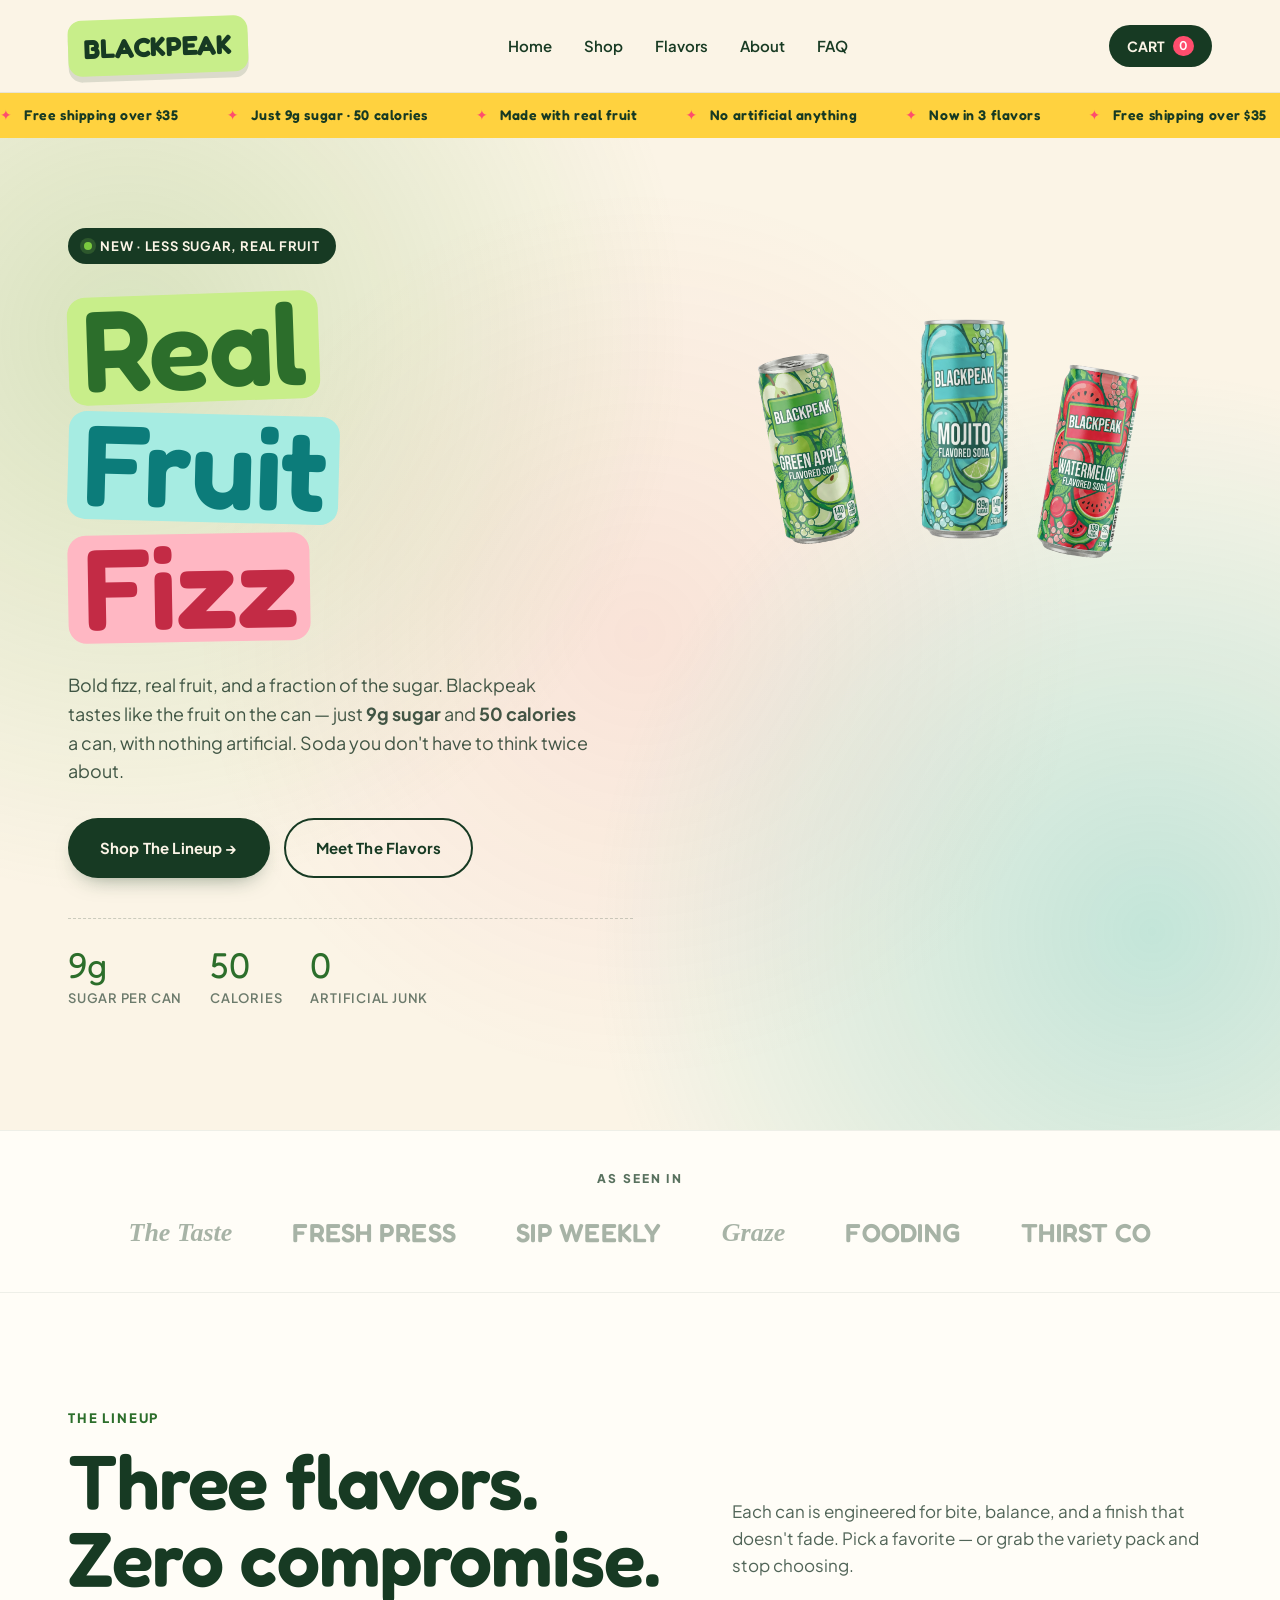
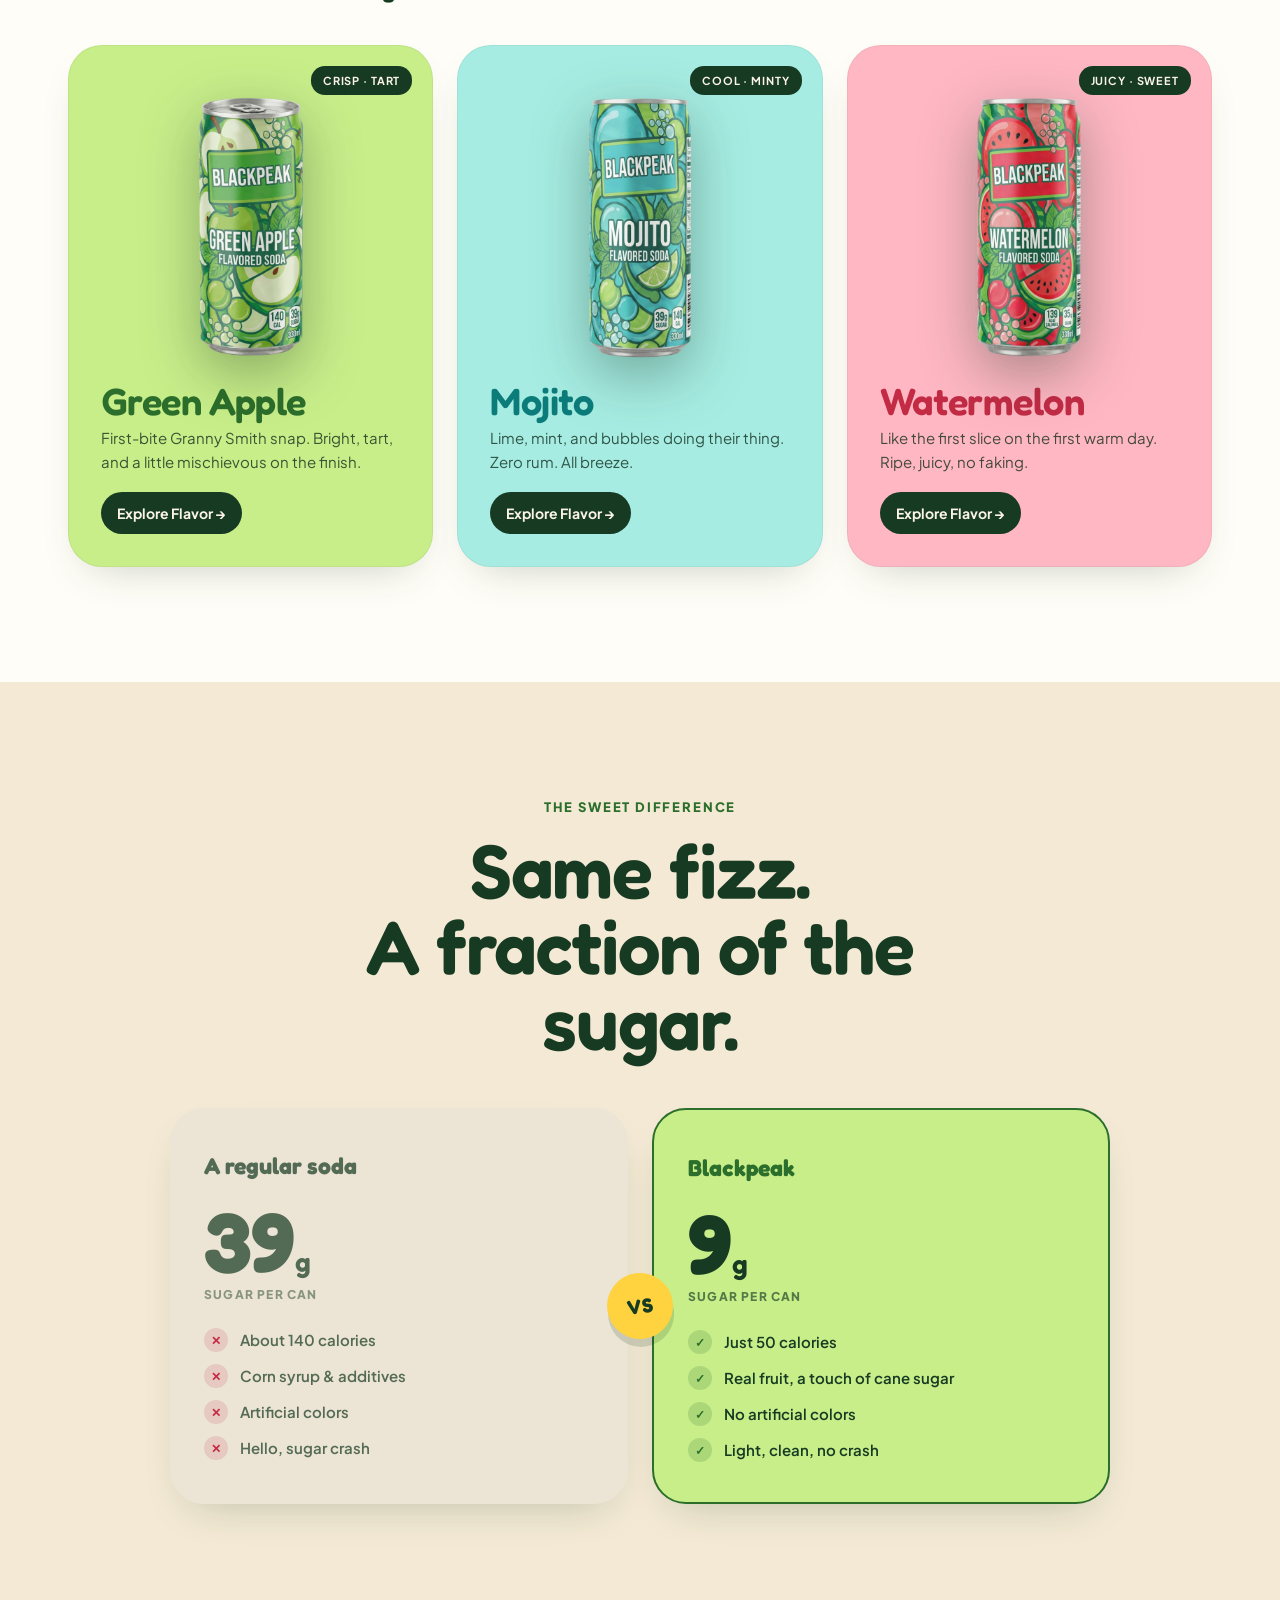
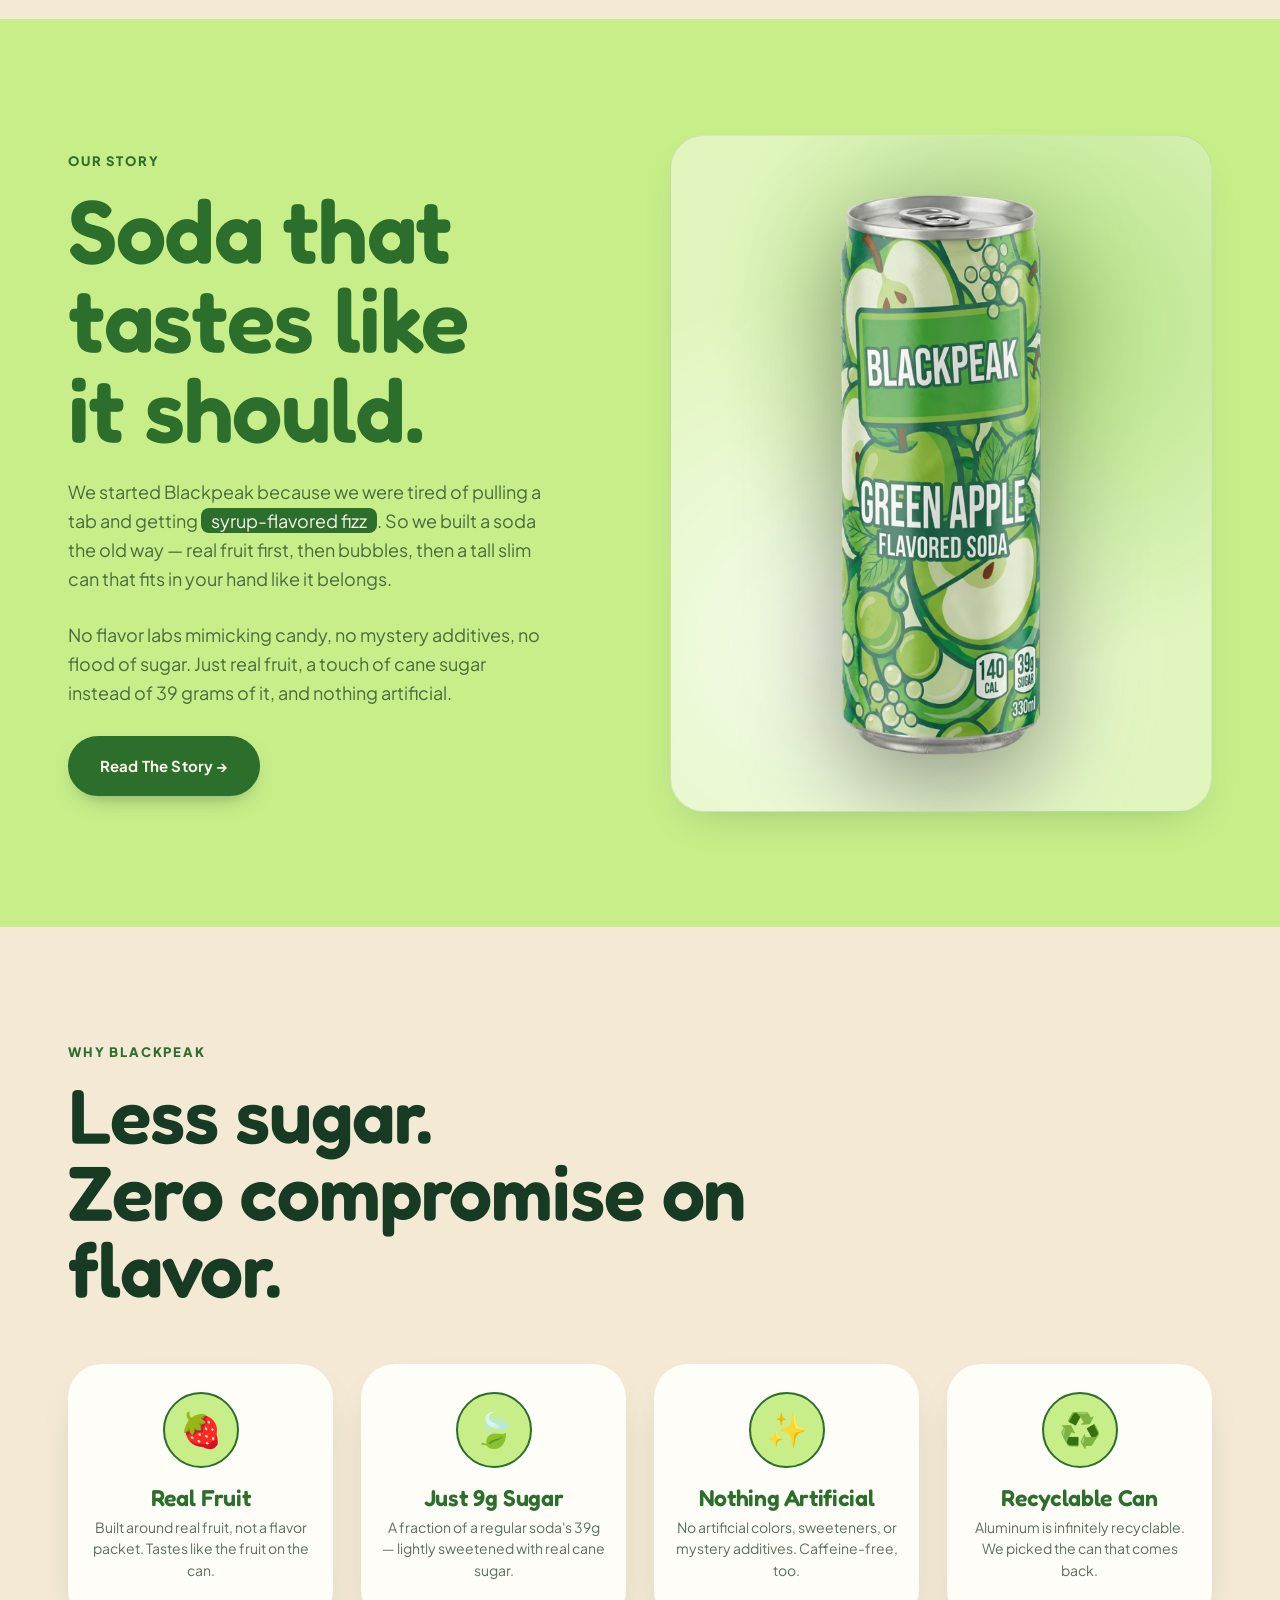
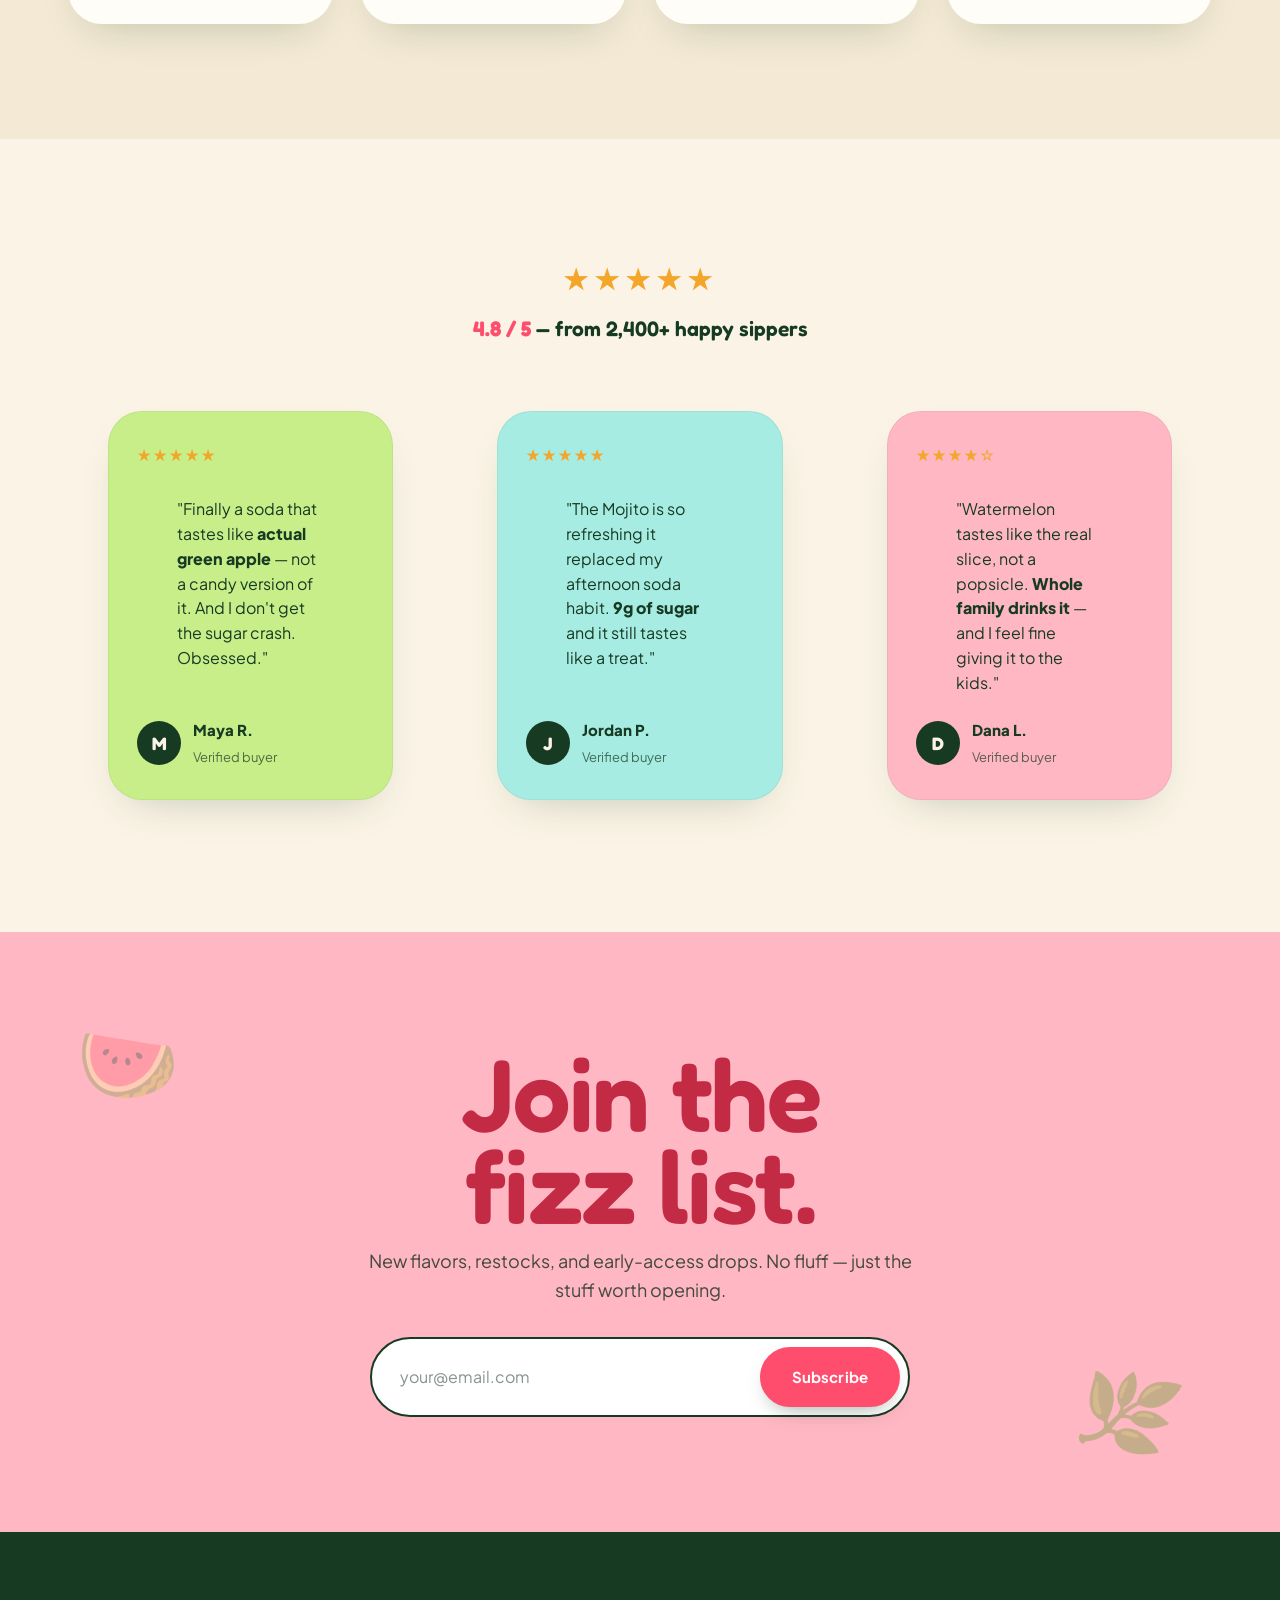
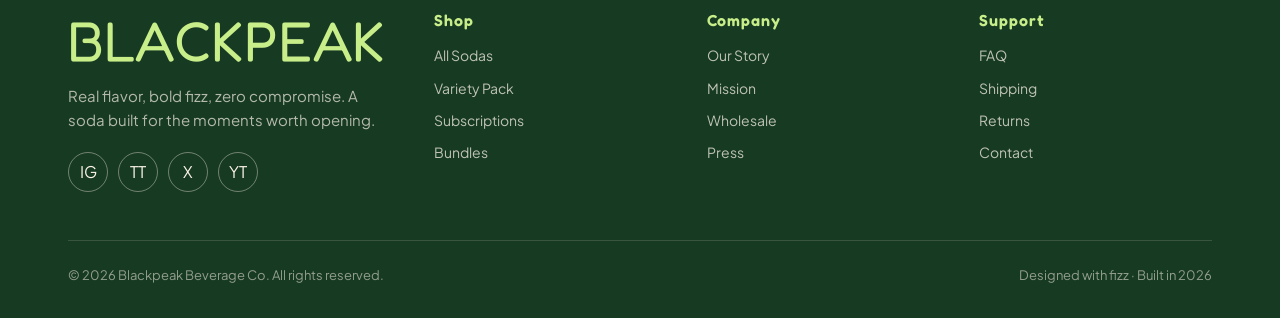
<file: index.html>
<!DOCTYPE html>
<html lang="en">
<head>
  <meta charset="UTF-8" />
  <meta name="viewport" content="width=device-width, initial-scale=1.0" />
  <title>Blackpeak — Bold Flavor, Bottled Fizz</title>
  <meta name="description" content="Blackpeak is real soda, unapologetically bold. Crisp Green Apple, breezy Mojito, juicy Watermelon — crafted for moments worth fizzing about." />
  <link rel="preconnect" href="https://fonts.googleapis.com" />
  <link rel="preconnect" href="https://fonts.gstatic.com" crossorigin />
  <link href="https://fonts.googleapis.com/css2?family=Fredoka:wght@400;500;600;700&family=Plus+Jakarta+Sans:wght@400;500;600;700;800&display=swap" rel="stylesheet" />
  <link rel="stylesheet" href="css/styles.css" />
</head>
<body>

  <!-- =========================
       NAV
  ========================= -->
  <header class="nav">
    <div class="container">
      <div class="nav__inner">
        <a href="index.html" class="nav__logo">BLACKPEAK</a>
        <nav class="nav__links" aria-label="Primary">
          <a href="index.html">Home</a>
          <a href="pages/shop.html">Shop</a>
          <a href="pages/flavors.html">Flavors</a>
          <a href="pages/about.html">About</a>
          <a href="pages/faq.html">FAQ</a>
        </nav>
        <div class="nav__cta">
          <button class="nav__cart" id="cartBtn" aria-label="Cart">
            CART
            <span class="nav__cart-badge" id="cartCount">0</span>
          </button>
          <button class="nav__burger" id="burger" aria-label="Open menu">☰</button>
        </div>
      </div>
      <div class="nav__mobile" id="navMobile">
        <a href="index.html">Home</a>
        <a href="pages/shop.html">Shop</a>
        <a href="pages/flavors.html">Flavors</a>
        <a href="pages/about.html">About</a>
        <a href="pages/faq.html">FAQ</a>
      </div>
    </div>
  </header>

  <!-- =========================
       MARQUEE
  ========================= -->
  <div class="marquee" aria-hidden="true">
    <div class="marquee__track">
      <span>Free shipping over $35</span>
      <span>Just 9g sugar · 50 calories</span>
      <span>Made with real fruit</span>
      <span>No artificial anything</span>
      <span>Now in 3 flavors</span>
      <span>Free shipping over $35</span>
      <span>Just 9g sugar · 50 calories</span>
      <span>Made with real fruit</span>
      <span>No artificial anything</span>
      <span>Now in 3 flavors</span>
    </div>
  </div>

  <!-- =========================
       HERO
  ========================= -->
  <section class="hero">
    <div class="container">
      <div class="hero__grid">
        <div>
          <span class="hero__eyebrow">New · Less sugar, real fruit</span>
          <h1 class="hero__title">
            <span class="word-1">Real</span><br />
            <span class="word-2">Fruit</span><br />
            <span class="word-3">Fizz</span>
          </h1>
          <p class="hero__lede">
            Bold fizz, real fruit, and a fraction of the sugar. Blackpeak tastes
            like the fruit on the can — just <strong>9g sugar</strong> and
            <strong>50 calories</strong> a can, with nothing artificial. Soda you
            don't have to think twice about.
          </p>
          <div class="hero__cta-row">
            <a href="pages/shop.html" class="btn">Shop The Lineup →</a>
            <a href="pages/flavors.html" class="btn btn--alt">Meet The Flavors</a>
          </div>
          <div class="hero__stats">
            <div>
              <span class="hero__stat-num">9g</span>
              <span class="hero__stat-label">Sugar per can</span>
            </div>
            <div>
              <span class="hero__stat-num">50</span>
              <span class="hero__stat-label">Calories</span>
            </div>
            <div>
              <span class="hero__stat-num">0</span>
              <span class="hero__stat-label">Artificial junk</span>
            </div>
          </div>
        </div>
        <div class="can-stage" aria-hidden="false">
          <div class="can-stage__blob"></div>
          <img src="images/can-green-apple.png" alt="Blackpeak Green Apple flavored soda 330ml can" class="can-stage__can can-stage__can--apple" />
          <img src="images/can-mojito.png" alt="Blackpeak Mojito flavored soda 330ml can" class="can-stage__can can-stage__can--mojito" />
          <img src="images/can-watermelon.png" alt="Blackpeak Watermelon flavored soda 330ml can" class="can-stage__can can-stage__can--watermelon" />
        </div>
      </div>
    </div>
  </section>

  <!-- =========================
       PRESS / AS SEEN IN
  ========================= -->
  <section class="press">
    <div class="container">
      <p class="press__label">As seen in</p>
      <div class="press__logos">
        <span class="press__logo press__logo--serif">The Taste</span>
        <span class="press__logo">FRESH PRESS</span>
        <span class="press__logo">SIP WEEKLY</span>
        <span class="press__logo press__logo--serif">Graze</span>
        <span class="press__logo">FOODING</span>
        <span class="press__logo">THIRST&nbsp;CO</span>
      </div>
    </div>
  </section>

  <!-- =========================
       FLAVORS GRID
  ========================= -->
  <section class="section flavors" id="flavors">
    <div class="container">
      <div class="section__head reveal">
        <div>
          <div class="section__eyebrow">The Lineup</div>
          <h2 class="section__title">Three flavors.<br />Zero compromise.</h2>
        </div>
        <p class="section__lede">
          Each can is engineered for bite, balance, and a finish that doesn't
          fade. Pick a favorite — or grab the variety pack and stop choosing.
        </p>
      </div>
      <div class="flavors__grid">
        <article class="flavor-card flavor-card--apple reveal">
          <span class="flavor-card__tag">Crisp · Tart</span>
          <div class="flavor-card__can">
            <img src="images/can-green-apple.png" alt="Green Apple can" />
          </div>
          <h3 class="flavor-card__name">Green Apple</h3>
          <p class="flavor-card__desc">First-bite Granny Smith snap. Bright, tart, and a little mischievous on the finish.</p>
          <a href="pages/flavors.html#apple" class="flavor-card__cta">Explore Flavor →</a>
        </article>

        <article class="flavor-card flavor-card--mojito reveal">
          <span class="flavor-card__tag">Cool · Minty</span>
          <div class="flavor-card__can">
            <img src="images/can-mojito.png" alt="Mojito can" />
          </div>
          <h3 class="flavor-card__name">Mojito</h3>
          <p class="flavor-card__desc">Lime, mint, and bubbles doing their thing. Zero rum. All breeze.</p>
          <a href="pages/flavors.html#mojito" class="flavor-card__cta">Explore Flavor →</a>
        </article>

        <article class="flavor-card flavor-card--watermelon reveal">
          <span class="flavor-card__tag">Juicy · Sweet</span>
          <div class="flavor-card__can">
            <img src="images/can-watermelon.png" alt="Watermelon can" />
          </div>
          <h3 class="flavor-card__name">Watermelon</h3>
          <p class="flavor-card__desc">Like the first slice on the first warm day. Ripe, juicy, no faking.</p>
          <a href="pages/flavors.html#watermelon" class="flavor-card__cta">Explore Flavor →</a>
        </article>
      </div>
    </div>
  </section>

  <!-- =========================
       SUGAR COMPARISON
  ========================= -->
  <section class="section compare">
    <div class="container">
      <div class="reveal" style="text-align: center; max-width: 680px; margin: 0 auto 48px;">
        <div class="section__eyebrow">The sweet difference</div>
        <h2 class="section__title" style="font-size: clamp(38px, 6vw, 76px);">Same fizz.<br />A fraction of the sugar.</h2>
      </div>
      <div class="compare__grid reveal">
        <div class="compare__col compare__col--bad">
          <div class="compare__name">A regular soda</div>
          <div class="compare__big">39<small>g</small></div>
          <div class="compare__big-label">Sugar per can</div>
          <ul class="compare__list">
            <li>About 140 calories</li>
            <li>Corn syrup &amp; additives</li>
            <li>Artificial colors</li>
            <li>Hello, sugar crash</li>
          </ul>
        </div>
        <div class="compare__col compare__col--good">
          <div class="compare__name">Blackpeak</div>
          <div class="compare__big">9<small>g</small></div>
          <div class="compare__big-label">Sugar per can</div>
          <ul class="compare__list">
            <li>Just 50 calories</li>
            <li>Real fruit, a touch of cane sugar</li>
            <li>No artificial colors</li>
            <li>Light, clean, no crash</li>
          </ul>
        </div>
        <span class="compare__vs" aria-hidden="true">VS</span>
      </div>
    </div>
  </section>

  <!-- =========================
       STORY
  ========================= -->
  <section class="section story">
    <div class="container">
      <div class="story__grid">
        <div class="reveal">
          <div class="section__eyebrow">Our Story</div>
          <h2 class="story__title">Soda that<br />tastes like<br />it should.</h2>
          <p class="story__body">
            We started Blackpeak because we were tired of pulling a tab and getting
            <span class="story__highlight">syrup-flavored fizz</span>. So we built
            a soda the old way — real fruit first, then bubbles, then a tall slim
            can that fits in your hand like it belongs.
          </p>
          <p class="story__body">
            No flavor labs mimicking candy, no mystery additives, no flood of
            sugar. Just real fruit, a touch of cane sugar instead of 39 grams of
            it, and nothing artificial.
          </p>
          <a href="pages/about.html" class="btn btn--apple">Read The Story →</a>
        </div>
        <div class="story__visual reveal">
          <img src="images/can-green-apple.png" alt="Featured Green Apple can" />
        </div>
      </div>
    </div>
  </section>

  <!-- =========================
       BENEFITS
  ========================= -->
  <section class="section benefits">
    <div class="container">
      <div class="section__head reveal" style="margin-bottom: 56px;">
        <div>
          <div class="section__eyebrow">Why Blackpeak</div>
          <h2 class="section__title">Less sugar.<br />Zero compromise on flavor.</h2>
        </div>
      </div>
      <div class="benefits__grid">
        <div class="benefit reveal">
          <div class="benefit__icon">🍓</div>
          <h3 class="benefit__title">Real Fruit</h3>
          <p class="benefit__desc">Built around real fruit, not a flavor packet. Tastes like the fruit on the can.</p>
        </div>
        <div class="benefit reveal">
          <div class="benefit__icon">🍃</div>
          <h3 class="benefit__title">Just 9g Sugar</h3>
          <p class="benefit__desc">A fraction of a regular soda's 39g — lightly sweetened with real cane sugar.</p>
        </div>
        <div class="benefit reveal">
          <div class="benefit__icon">✨</div>
          <h3 class="benefit__title">Nothing Artificial</h3>
          <p class="benefit__desc">No artificial colors, sweeteners, or mystery additives. Caffeine-free, too.</p>
        </div>
        <div class="benefit reveal">
          <div class="benefit__icon">♻️</div>
          <h3 class="benefit__title">Recyclable Can</h3>
          <p class="benefit__desc">Aluminum is infinitely recyclable. We picked the can that comes back.</p>
        </div>
      </div>
    </div>
  </section>

  <!-- =========================
       REVIEWS
  ========================= -->
  <section class="section reviews">
    <div class="container">
      <div class="reviews__head reveal">
        <div class="reviews__stars" aria-hidden="true">★★★★★</div>
        <p class="reviews__score"><b>4.8 / 5</b> — from 2,400+ happy sippers</p>
      </div>
      <div class="reviews__grid">
        <figure class="review-card review-card--apple reveal">
          <div class="review-card__stars" aria-hidden="true">★★★★★</div>
          <blockquote class="review-card__text">"Finally a soda that tastes like <b>actual green apple</b> — not a candy version of it. And I don't get the sugar crash. Obsessed."</blockquote>
          <figcaption class="review-card__author">
            <span class="review-card__avatar">M</span>
            <span class="review-card__meta"><b>Maya R.</b><span>Verified buyer</span></span>
          </figcaption>
        </figure>
        <figure class="review-card review-card--mojito reveal">
          <div class="review-card__stars" aria-hidden="true">★★★★★</div>
          <blockquote class="review-card__text">"The Mojito is so refreshing it replaced my afternoon soda habit. <b>9g of sugar</b> and it still tastes like a treat."</blockquote>
          <figcaption class="review-card__author">
            <span class="review-card__avatar">J</span>
            <span class="review-card__meta"><b>Jordan P.</b><span>Verified buyer</span></span>
          </figcaption>
        </figure>
        <figure class="review-card review-card--watermelon reveal">
          <div class="review-card__stars" aria-hidden="true">★★★★☆</div>
          <blockquote class="review-card__text">"Watermelon tastes like the real slice, not a popsicle. <b>Whole family drinks it</b> — and I feel fine giving it to the kids."</blockquote>
          <figcaption class="review-card__author">
            <span class="review-card__avatar">D</span>
            <span class="review-card__meta"><b>Dana L.</b><span>Verified buyer</span></span>
          </figcaption>
        </figure>
      </div>
    </div>
  </section>

  <!-- =========================
       NEWSLETTER
  ========================= -->
  <section class="section newsletter">
    <span class="newsletter__doodle newsletter__doodle--1">🍉</span>
    <span class="newsletter__doodle newsletter__doodle--2">🌿</span>
    <div class="container">
      <div class="newsletter__inner reveal">
        <h2 class="newsletter__title">Join the<br />fizz list.</h2>
        <p class="newsletter__lede">
          New flavors, restocks, and early-access drops. No fluff — just the
          stuff worth opening.
        </p>
        <form class="newsletter__form" id="newsletterForm">
          <input type="email" placeholder="your@email.com" required aria-label="Email address" />
          <button type="submit" class="btn btn--pop">Subscribe</button>
        </form>
      </div>
    </div>
  </section>

  <!-- =========================
       FOOTER
  ========================= -->
  <footer class="footer">
    <div class="container">
      <div class="footer__grid">
        <div>
          <div class="footer__brand">BLACKPEAK</div>
          <p class="footer__tagline">Real flavor, bold fizz, zero compromise. A soda built for the moments worth opening.</p>
          <div class="footer__social">
            <a href="#" aria-label="Instagram">IG</a>
            <a href="#" aria-label="TikTok">TT</a>
            <a href="#" aria-label="X">X</a>
            <a href="#" aria-label="YouTube">YT</a>
          </div>
        </div>
        <div class="footer__col">
          <h4>Shop</h4>
          <ul>
            <li><a href="pages/shop.html">All Sodas</a></li>
            <li><a href="pages/shop.html">Variety Pack</a></li>
            <li><a href="pages/shop.html">Subscriptions</a></li>
            <li><a href="pages/shop.html">Bundles</a></li>
          </ul>
        </div>
        <div class="footer__col">
          <h4>Company</h4>
          <ul>
            <li><a href="pages/about.html">Our Story</a></li>
            <li><a href="pages/about.html">Mission</a></li>
            <li><a href="#">Wholesale</a></li>
            <li><a href="#">Press</a></li>
          </ul>
        </div>
        <div class="footer__col">
          <h4>Support</h4>
          <ul>
            <li><a href="pages/faq.html">FAQ</a></li>
            <li><a href="#">Shipping</a></li>
            <li><a href="#">Returns</a></li>
            <li><a href="#">Contact</a></li>
          </ul>
        </div>
      </div>
      <div class="footer__bottom">
        <span>© 2026 Blackpeak Beverage Co. All rights reserved.</span>
        <span>Designed with fizz · Built in 2026</span>
      </div>
    </div>
  </footer>

  <script src="js/script.js"></script>
</body>
</html>
</file>
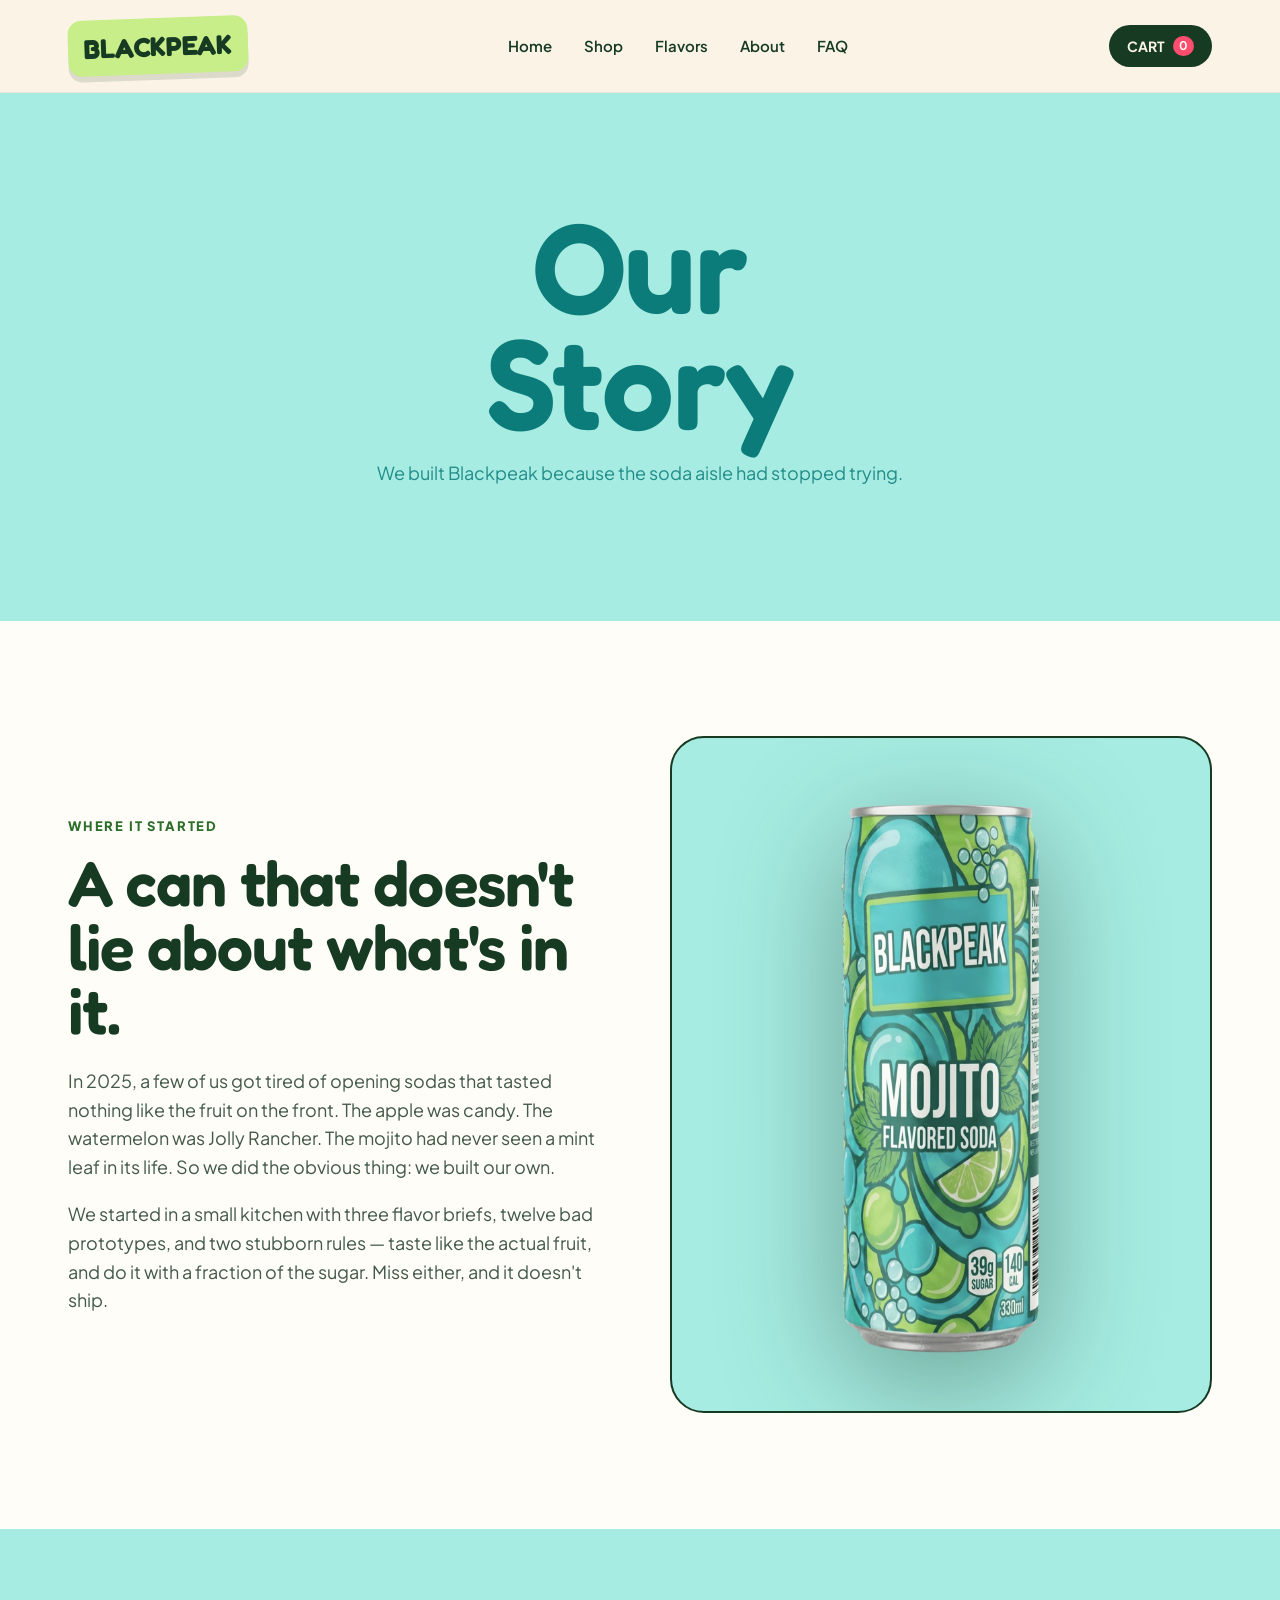
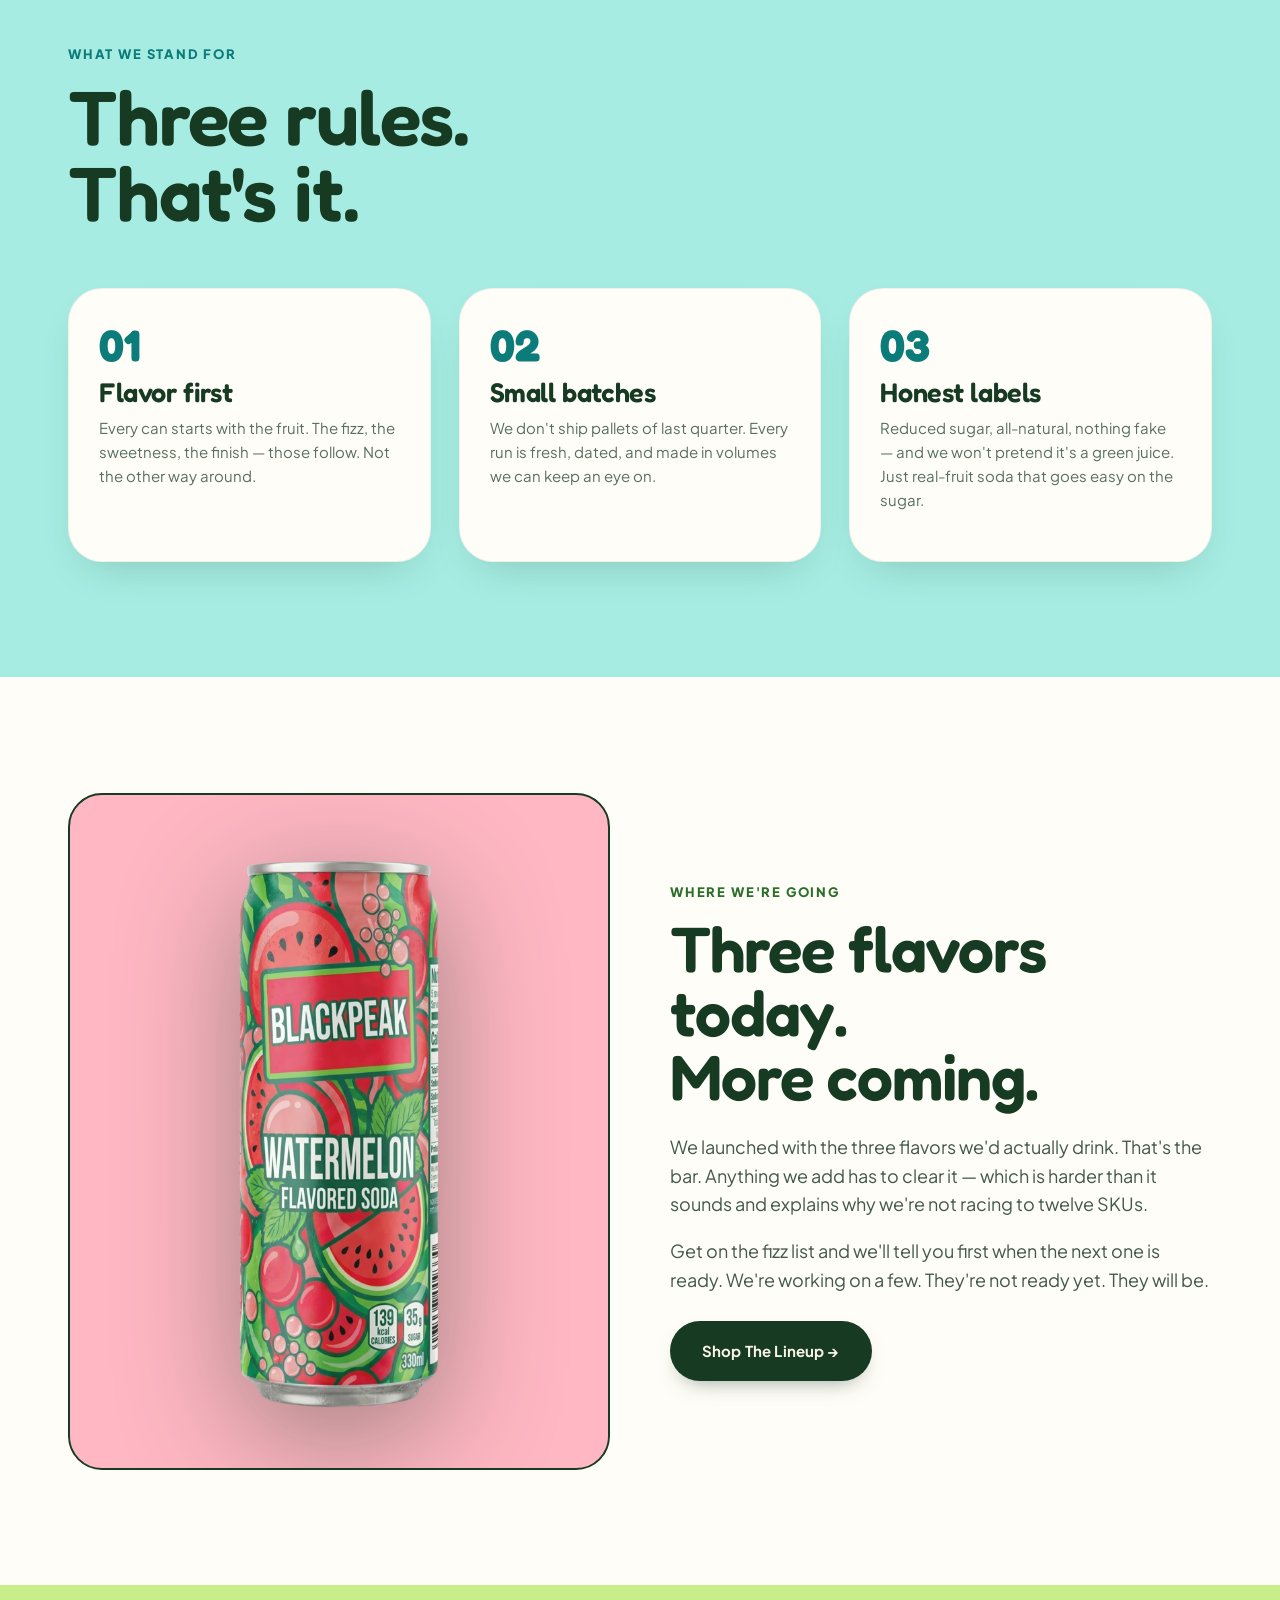
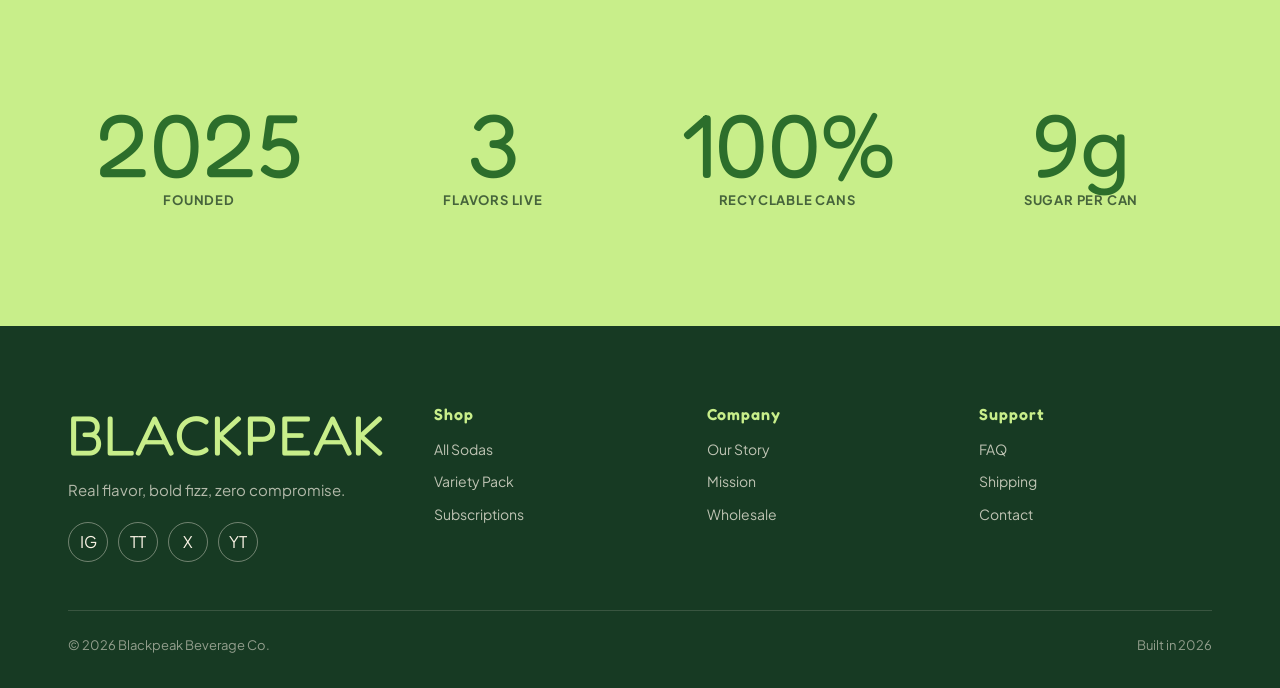
<file: pages/about.html>
<!DOCTYPE html>
<html lang="en">
<head>
  <meta charset="UTF-8" />
  <meta name="viewport" content="width=device-width, initial-scale=1.0" />
  <title>About — Blackpeak</title>
  <meta name="description" content="The story behind Blackpeak: why we built a soda that tastes like the fruit it claims." />
  <link rel="preconnect" href="https://fonts.googleapis.com" />
  <link rel="preconnect" href="https://fonts.gstatic.com" crossorigin />
  <link href="https://fonts.googleapis.com/css2?family=Fredoka:wght@400;500;600;700&family=Plus+Jakarta+Sans:wght@400;500;600;700;800&display=swap" rel="stylesheet" />
  <link rel="stylesheet" href="../css/styles.css" />
</head>
<body>

  <header class="nav">
    <div class="container">
      <div class="nav__inner">
        <a href="../index.html" class="nav__logo">BLACKPEAK</a>
        <nav class="nav__links" aria-label="Primary">
          <a href="../index.html">Home</a>
          <a href="shop.html">Shop</a>
          <a href="flavors.html">Flavors</a>
          <a href="about.html">About</a>
          <a href="faq.html">FAQ</a>
        </nav>
        <div class="nav__cta">
          <button class="nav__cart" id="cartBtn" aria-label="Cart">
            CART
            <span class="nav__cart-badge" id="cartCount">0</span>
          </button>
          <button class="nav__burger" id="burger" aria-label="Open menu">☰</button>
        </div>
      </div>
      <div class="nav__mobile" id="navMobile">
        <a href="../index.html">Home</a>
        <a href="shop.html">Shop</a>
        <a href="flavors.html">Flavors</a>
        <a href="about.html">About</a>
        <a href="faq.html">FAQ</a>
      </div>
    </div>
  </header>

  <section class="page-hero page-hero--mojito">
    <div class="container">
      <h1 class="page-hero__title">Our<br/>Story</h1>
      <p class="page-hero__lede">We built Blackpeak because the soda aisle had stopped trying.</p>
    </div>
  </section>

  <!-- Long story columns -->
  <section class="section about-story">
    <div class="container">
      <div class="about-story__columns">
        <div class="reveal">
          <div class="section__eyebrow">Where it started</div>
          <h2 class="section__title" style="font-size: clamp(40px, 5vw, 64px); margin-bottom: 24px;">A can that doesn't<br/>lie about what's in it.</h2>
          <p style="font-size:18px; color: rgba(14,42,26,0.78);">
            In 2025, a few of us got tired of opening sodas that tasted nothing
            like the fruit on the front. The apple was candy. The watermelon
            was Jolly Rancher. The mojito had never seen a mint leaf in its
            life. So we did the obvious thing: we built our own.
          </p>
          <p style="font-size:18px; color: rgba(14,42,26,0.78);">
            We started in a small kitchen with three flavor briefs, twelve bad
            prototypes, and two stubborn rules — taste like the actual fruit, and
            do it with a fraction of the sugar. Miss either, and it doesn't ship.
          </p>
        </div>
        <div class="reveal" style="
          aspect-ratio: 4/5;
          background: var(--mojito-bg);
          border-radius: var(--radius-card);
          border: 2px solid var(--brand-ink);
          display: flex; align-items: center; justify-content: center;
          position: relative; overflow: hidden;
        ">
          <img src="../images/can-mojito.png" alt="Blackpeak Mojito can" style="height: 88%; filter: drop-shadow(0 30px 60px rgba(14,42,26,0.4));" />
        </div>
      </div>
    </div>
  </section>

  <!-- Pillars -->
  <section class="section about-pillars">
    <div class="container">
      <div class="section__head reveal" style="margin-bottom: 56px;">
        <div>
          <div class="section__eyebrow" style="color: var(--mojito-deep);">What we stand for</div>
          <h2 class="section__title">Three rules.<br/>That's it.</h2>
        </div>
      </div>
      <div class="about-pillars__grid">
        <div class="pillar reveal">
          <div class="pillar__num">01</div>
          <h3>Flavor first</h3>
          <p>Every can starts with the fruit. The fizz, the sweetness, the finish — those follow. Not the other way around.</p>
        </div>
        <div class="pillar reveal">
          <div class="pillar__num">02</div>
          <h3>Small batches</h3>
          <p>We don't ship pallets of last quarter. Every run is fresh, dated, and made in volumes we can keep an eye on.</p>
        </div>
        <div class="pillar reveal">
          <div class="pillar__num">03</div>
          <h3>Honest labels</h3>
          <p>Reduced sugar, all-natural, nothing fake — and we won't pretend it's a green juice. Just real-fruit soda that goes easy on the sugar.</p>
        </div>
      </div>
    </div>
  </section>

  <!-- Second story block -->
  <section class="section about-story">
    <div class="container">
      <div class="about-story__columns">
        <div class="reveal" style="
          aspect-ratio: 4/5;
          background: var(--watermelon-bg);
          border-radius: var(--radius-card);
          border: 2px solid var(--brand-ink);
          display: flex; align-items: center; justify-content: center;
          position: relative; overflow: hidden; order: 0;
        ">
          <img src="../images/can-watermelon.png" alt="Blackpeak Watermelon can" style="height: 88%; filter: drop-shadow(0 30px 60px rgba(14,42,26,0.4));" />
        </div>
        <div class="reveal">
          <div class="section__eyebrow">Where we're going</div>
          <h2 class="section__title" style="font-size: clamp(40px, 5vw, 64px); margin-bottom: 24px;">Three flavors today.<br/>More coming.</h2>
          <p style="font-size:18px; color: rgba(14,42,26,0.78);">
            We launched with the three flavors we'd actually drink. That's the
            bar. Anything we add has to clear it — which is harder than it
            sounds and explains why we're not racing to twelve SKUs.
          </p>
          <p style="font-size:18px; color: rgba(14,42,26,0.78);">
            Get on the fizz list and we'll tell you first when the next one is
            ready. We're working on a few. They're not ready yet. They will be.
          </p>
          <a href="shop.html" class="btn" style="margin-top: 8px;">Shop The Lineup →</a>
        </div>
      </div>
    </div>
  </section>

  <!-- Big number stat strip -->
  <section class="section" style="background: var(--apple-bg); text-align: center;">
    <div class="container">
      <div class="reveal stat-strip">
        <div>
          <div style="font-family: var(--font-display); font-size: clamp(48px, 7vw, 96px); color: var(--apple-deep); line-height: 1;">2025</div>
          <div style="font-weight:700; font-size: 13px; letter-spacing: 0.06em; text-transform: uppercase; color: rgba(14,42,26,0.7);">Founded</div>
        </div>
        <div>
          <div style="font-family: var(--font-display); font-size: clamp(48px, 7vw, 96px); color: var(--apple-deep); line-height: 1;">3</div>
          <div style="font-weight:700; font-size: 13px; letter-spacing: 0.06em; text-transform: uppercase; color: rgba(14,42,26,0.7);">Flavors live</div>
        </div>
        <div>
          <div style="font-family: var(--font-display); font-size: clamp(48px, 7vw, 96px); color: var(--apple-deep); line-height: 1;">100%</div>
          <div style="font-weight:700; font-size: 13px; letter-spacing: 0.06em; text-transform: uppercase; color: rgba(14,42,26,0.7);">Recyclable cans</div>
        </div>
        <div>
          <div style="font-family: var(--font-display); font-size: clamp(48px, 7vw, 96px); color: var(--apple-deep); line-height: 1;">9g</div>
          <div style="font-weight:700; font-size: 13px; letter-spacing: 0.06em; text-transform: uppercase; color: rgba(14,42,26,0.7);">Sugar per can</div>
        </div>
      </div>
    </div>
  </section>

  <footer class="footer">
    <div class="container">
      <div class="footer__grid">
        <div>
          <div class="footer__brand">BLACKPEAK</div>
          <p class="footer__tagline">Real flavor, bold fizz, zero compromise.</p>
          <div class="footer__social">
            <a href="#">IG</a><a href="#">TT</a><a href="#">X</a><a href="#">YT</a>
          </div>
        </div>
        <div class="footer__col">
          <h4>Shop</h4>
          <ul>
            <li><a href="shop.html">All Sodas</a></li>
            <li><a href="shop.html">Variety Pack</a></li>
            <li><a href="shop.html">Subscriptions</a></li>
          </ul>
        </div>
        <div class="footer__col">
          <h4>Company</h4>
          <ul>
            <li><a href="about.html">Our Story</a></li>
            <li><a href="about.html">Mission</a></li>
            <li><a href="#">Wholesale</a></li>
          </ul>
        </div>
        <div class="footer__col">
          <h4>Support</h4>
          <ul>
            <li><a href="faq.html">FAQ</a></li>
            <li><a href="#">Shipping</a></li>
            <li><a href="#">Contact</a></li>
          </ul>
        </div>
      </div>
      <div class="footer__bottom">
        <span>© 2026 Blackpeak Beverage Co.</span>
        <span>Built in 2026</span>
      </div>
    </div>
  </footer>

  <script src="../js/script.js"></script>
</body>
</html>
</file>
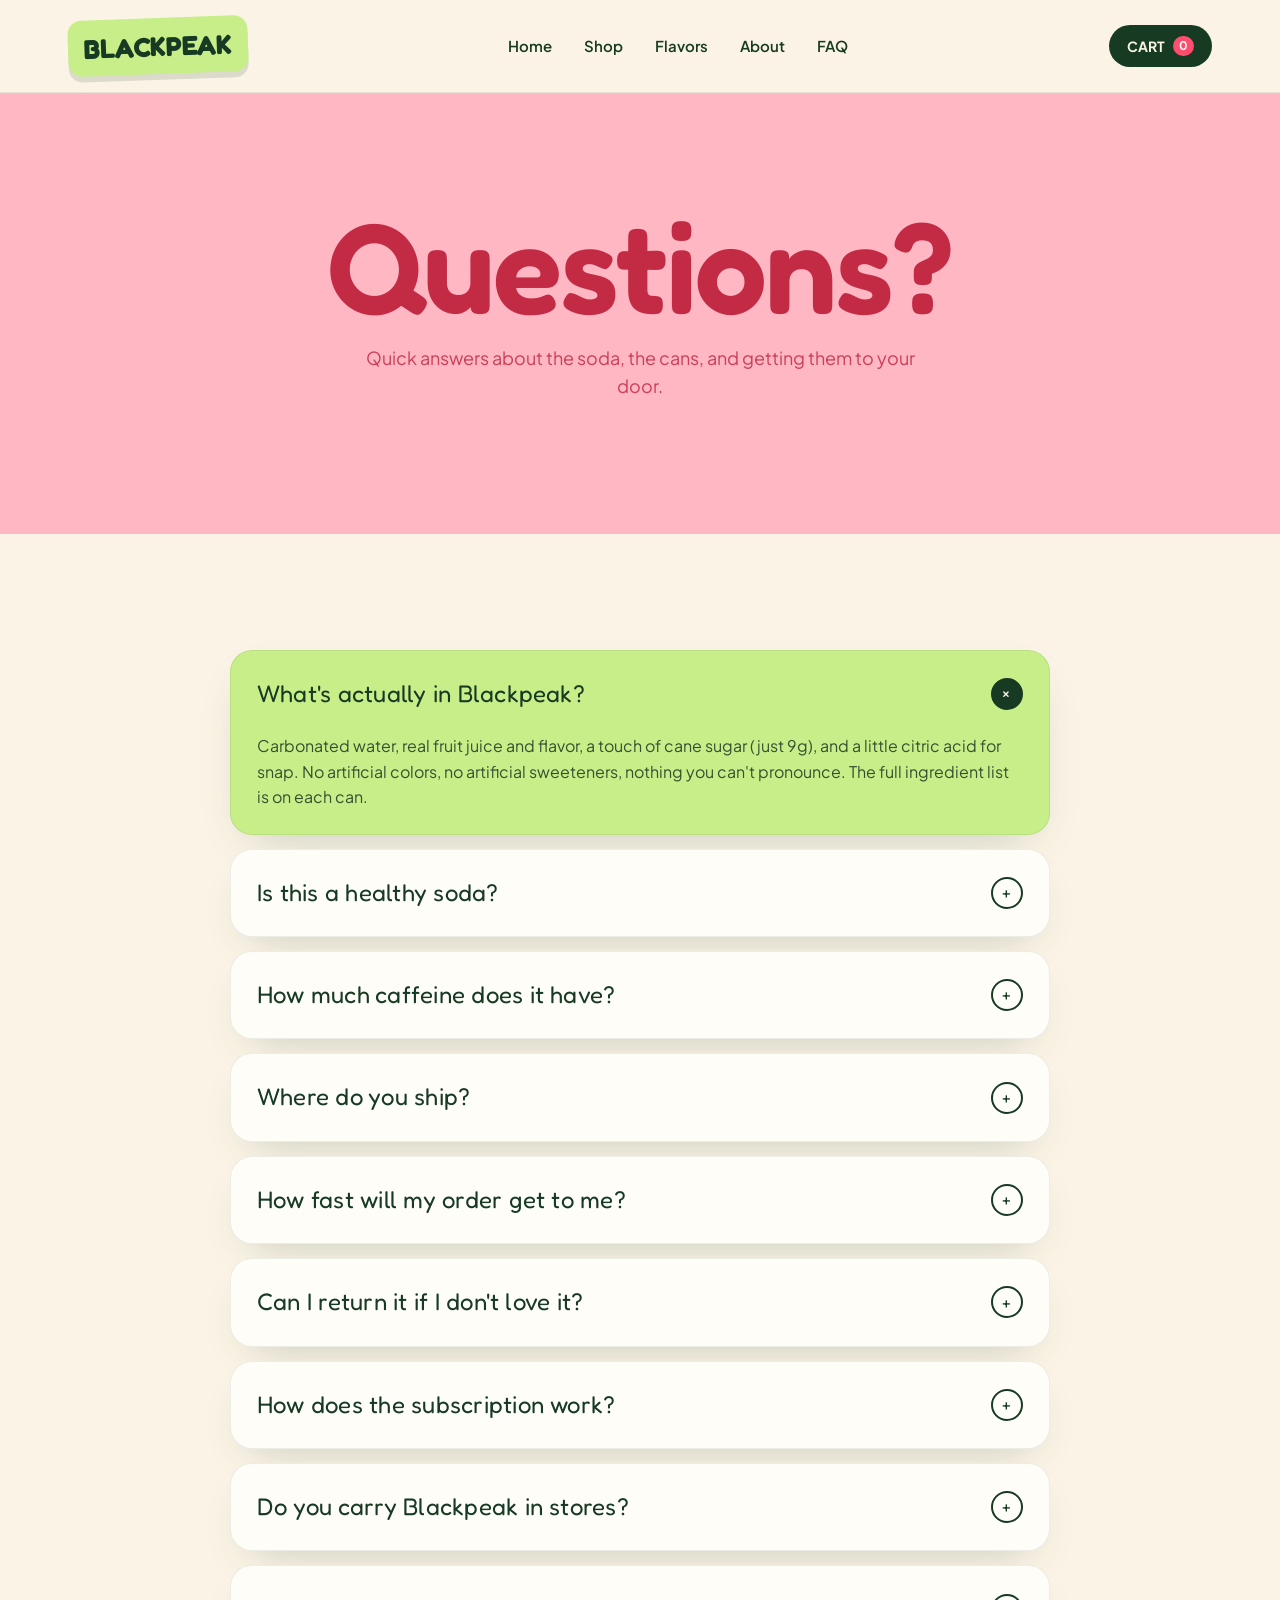
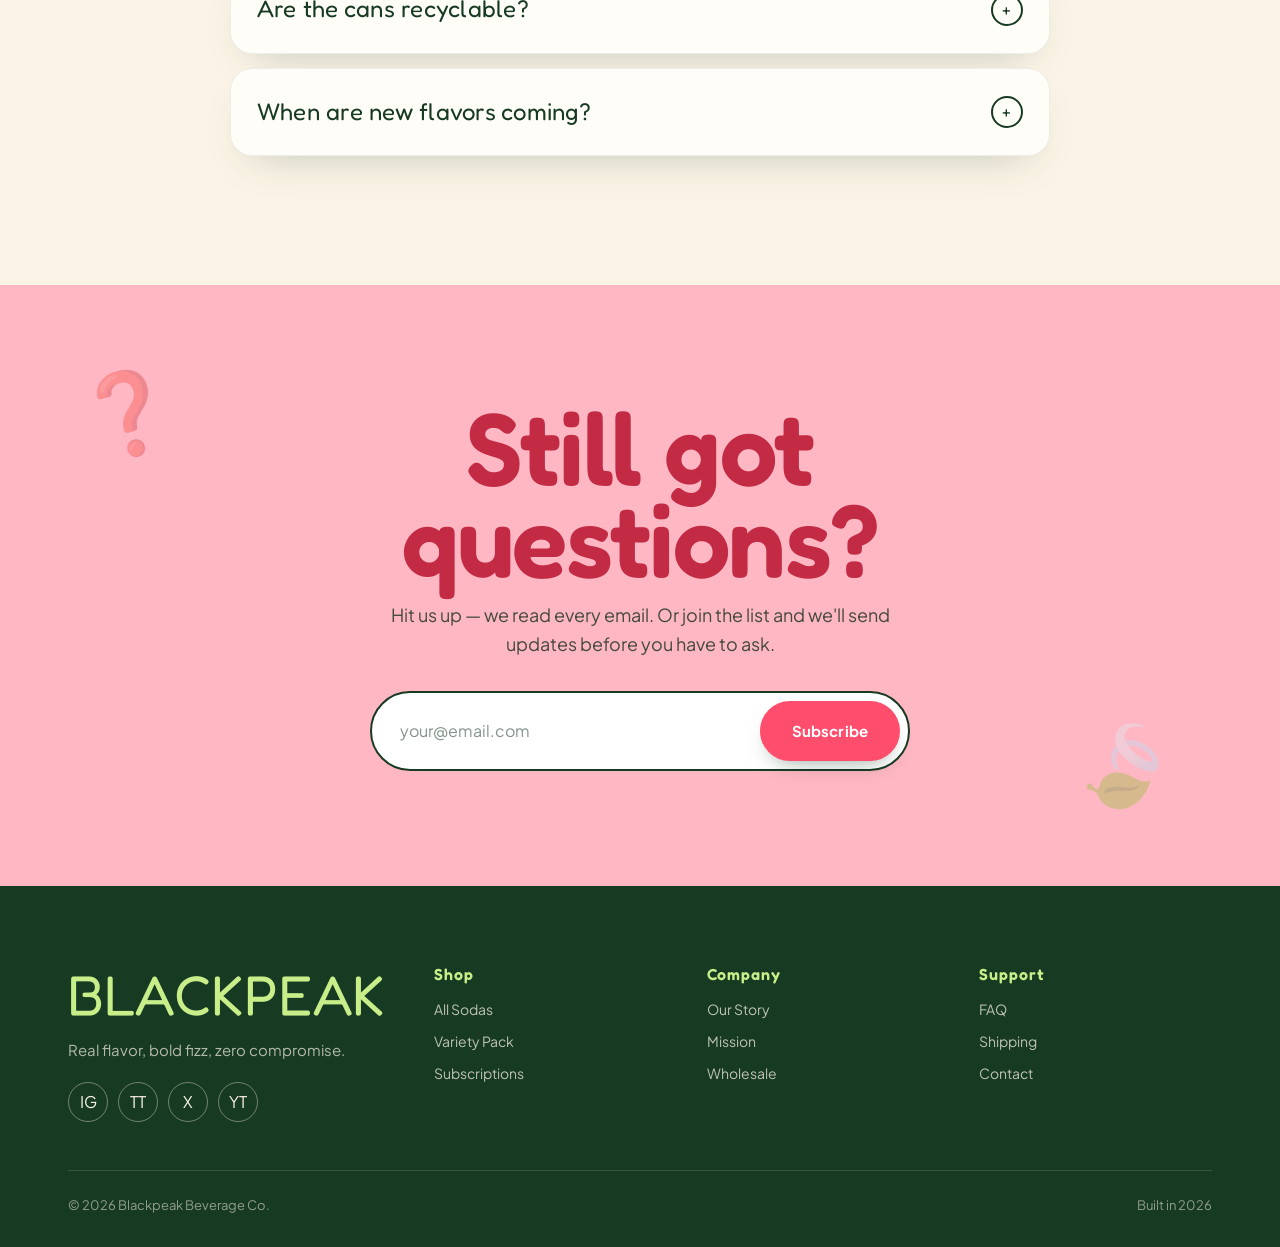
<file: pages/faq.html>
<!DOCTYPE html>
<html lang="en">
<head>
  <meta charset="UTF-8" />
  <meta name="viewport" content="width=device-width, initial-scale=1.0" />
  <title>FAQ — Blackpeak</title>
  <meta name="description" content="Answers to common questions about Blackpeak Soda — ingredients, shipping, returns, and more." />
  <link rel="preconnect" href="https://fonts.googleapis.com" />
  <link rel="preconnect" href="https://fonts.gstatic.com" crossorigin />
  <link href="https://fonts.googleapis.com/css2?family=Fredoka:wght@400;500;600;700&family=Plus+Jakarta+Sans:wght@400;500;600;700;800&display=swap" rel="stylesheet" />
  <link rel="stylesheet" href="../css/styles.css" />
</head>
<body>

  <header class="nav">
    <div class="container">
      <div class="nav__inner">
        <a href="../index.html" class="nav__logo">BLACKPEAK</a>
        <nav class="nav__links" aria-label="Primary">
          <a href="../index.html">Home</a>
          <a href="shop.html">Shop</a>
          <a href="flavors.html">Flavors</a>
          <a href="about.html">About</a>
          <a href="faq.html">FAQ</a>
        </nav>
        <div class="nav__cta">
          <button class="nav__cart" id="cartBtn" aria-label="Cart">
            CART
            <span class="nav__cart-badge" id="cartCount">0</span>
          </button>
          <button class="nav__burger" id="burger" aria-label="Open menu">☰</button>
        </div>
      </div>
      <div class="nav__mobile" id="navMobile">
        <a href="../index.html">Home</a>
        <a href="shop.html">Shop</a>
        <a href="flavors.html">Flavors</a>
        <a href="about.html">About</a>
        <a href="faq.html">FAQ</a>
      </div>
    </div>
  </header>

  <section class="page-hero page-hero--watermelon">
    <div class="container">
      <h1 class="page-hero__title">Questions?</h1>
      <p class="page-hero__lede">Quick answers about the soda, the cans, and getting them to your door.</p>
    </div>
  </section>

  <section class="section faq">
    <div class="container">
      <div class="faq__list">

        <details class="faq__item reveal" open>
          <summary class="faq__q">
            What's actually in Blackpeak?
            <span class="faq__icon">+</span>
          </summary>
          <div class="faq__a">
            Carbonated water, real fruit juice and flavor, a touch of cane sugar (just 9g), and a little citric acid for snap. No artificial colors, no artificial sweeteners, nothing you can't pronounce. The full ingredient list is on each can.
          </div>
        </details>

        <details class="faq__item reveal">
          <summary class="faq__q">
            Is this a healthy soda?
            <span class="faq__icon">+</span>
          </summary>
          <div class="faq__a">
            Better-for-you, not a wellness gimmick. Each 330ml can is about 45–50 calories with 8–10g of sugar — a fraction of a regular soda's ~140 calories and 39g. It's sweetened with real fruit and a touch of cane sugar, with nothing artificial. We won't call it a health drink, but it's an easy upgrade from cola.
          </div>
        </details>

        <details class="faq__item reveal">
          <summary class="faq__q">
            How much caffeine does it have?
            <span class="faq__icon">+</span>
          </summary>
          <div class="faq__a">
            Zero. All three flavors are caffeine-free, so you can crack one open at any time of day without thinking twice.
          </div>
        </details>

        <details class="faq__item reveal">
          <summary class="faq__q">
            Where do you ship?
            <span class="faq__icon">+</span>
          </summary>
          <div class="faq__a">
            We ship across the continental US. Free shipping on orders over $35. International is coming — get on the fizz list and we'll let you know when your country goes live.
          </div>
        </details>

        <details class="faq__item reveal">
          <summary class="faq__q">
            How fast will my order get to me?
            <span class="faq__icon">+</span>
          </summary>
          <div class="faq__a">
            Most orders ship within 1 business day and arrive in 3–5 business days. You'll get a tracking link the moment your case leaves our warehouse.
          </div>
        </details>

        <details class="faq__item reveal">
          <summary class="faq__q">
            Can I return it if I don't love it?
            <span class="faq__icon">+</span>
          </summary>
          <div class="faq__a">
            Yes. If a flavor isn't your thing, email us within 30 days and we'll refund the case — no need to ship it back. We'd rather you give the rest to a friend than throw it out.
          </div>
        </details>

        <details class="faq__item reveal">
          <summary class="faq__q">
            How does the subscription work?
            <span class="faq__icon">+</span>
          </summary>
          <div class="faq__a">
            The Monthly Drop sends a variety case every month at a lower price than one-off. Pause, swap flavors, or cancel anytime from your account — no awkward emails required.
          </div>
        </details>

        <details class="faq__item reveal">
          <summary class="faq__q">
            Do you carry Blackpeak in stores?
            <span class="faq__icon">+</span>
          </summary>
          <div class="faq__a">
            We're in select independent retailers and growing. If your favorite store doesn't stock us yet, send them our way — or hit our wholesale page and we'll handle the introduction.
          </div>
        </details>

        <details class="faq__item reveal">
          <summary class="faq__q">
            Are the cans recyclable?
            <span class="faq__icon">+</span>
          </summary>
          <div class="faq__a">
            Yes. Aluminum is one of the most recyclable materials on earth and can be back on a shelf within 60 days. Rinse, recycle, repeat.
          </div>
        </details>

        <details class="faq__item reveal">
          <summary class="faq__q">
            When are new flavors coming?
            <span class="faq__icon">+</span>
          </summary>
          <div class="faq__a">
            We've got prototypes we're not ready to ship yet. They'll be ready when they're ready. Join the fizz list and you'll be first to know.
          </div>
        </details>

      </div>
    </div>
  </section>

  <section class="section newsletter">
    <span class="newsletter__doodle newsletter__doodle--1">❓</span>
    <span class="newsletter__doodle newsletter__doodle--2">🍃</span>
    <div class="container">
      <div class="newsletter__inner reveal">
        <h2 class="newsletter__title">Still got<br/>questions?</h2>
        <p class="newsletter__lede">Hit us up — we read every email. Or join the list and we'll send updates before you have to ask.</p>
        <form class="newsletter__form" id="newsletterForm">
          <input type="email" placeholder="your@email.com" required aria-label="Email" />
          <button type="submit" class="btn btn--pop">Subscribe</button>
        </form>
      </div>
    </div>
  </section>

  <footer class="footer">
    <div class="container">
      <div class="footer__grid">
        <div>
          <div class="footer__brand">BLACKPEAK</div>
          <p class="footer__tagline">Real flavor, bold fizz, zero compromise.</p>
          <div class="footer__social">
            <a href="#">IG</a><a href="#">TT</a><a href="#">X</a><a href="#">YT</a>
          </div>
        </div>
        <div class="footer__col">
          <h4>Shop</h4>
          <ul>
            <li><a href="shop.html">All Sodas</a></li>
            <li><a href="shop.html">Variety Pack</a></li>
            <li><a href="shop.html">Subscriptions</a></li>
          </ul>
        </div>
        <div class="footer__col">
          <h4>Company</h4>
          <ul>
            <li><a href="about.html">Our Story</a></li>
            <li><a href="about.html">Mission</a></li>
            <li><a href="#">Wholesale</a></li>
          </ul>
        </div>
        <div class="footer__col">
          <h4>Support</h4>
          <ul>
            <li><a href="faq.html">FAQ</a></li>
            <li><a href="#">Shipping</a></li>
            <li><a href="#">Contact</a></li>
          </ul>
        </div>
      </div>
      <div class="footer__bottom">
        <span>© 2026 Blackpeak Beverage Co.</span>
        <span>Built in 2026</span>
      </div>
    </div>
  </footer>

  <script src="../js/script.js"></script>
</body>
</html>
</file>
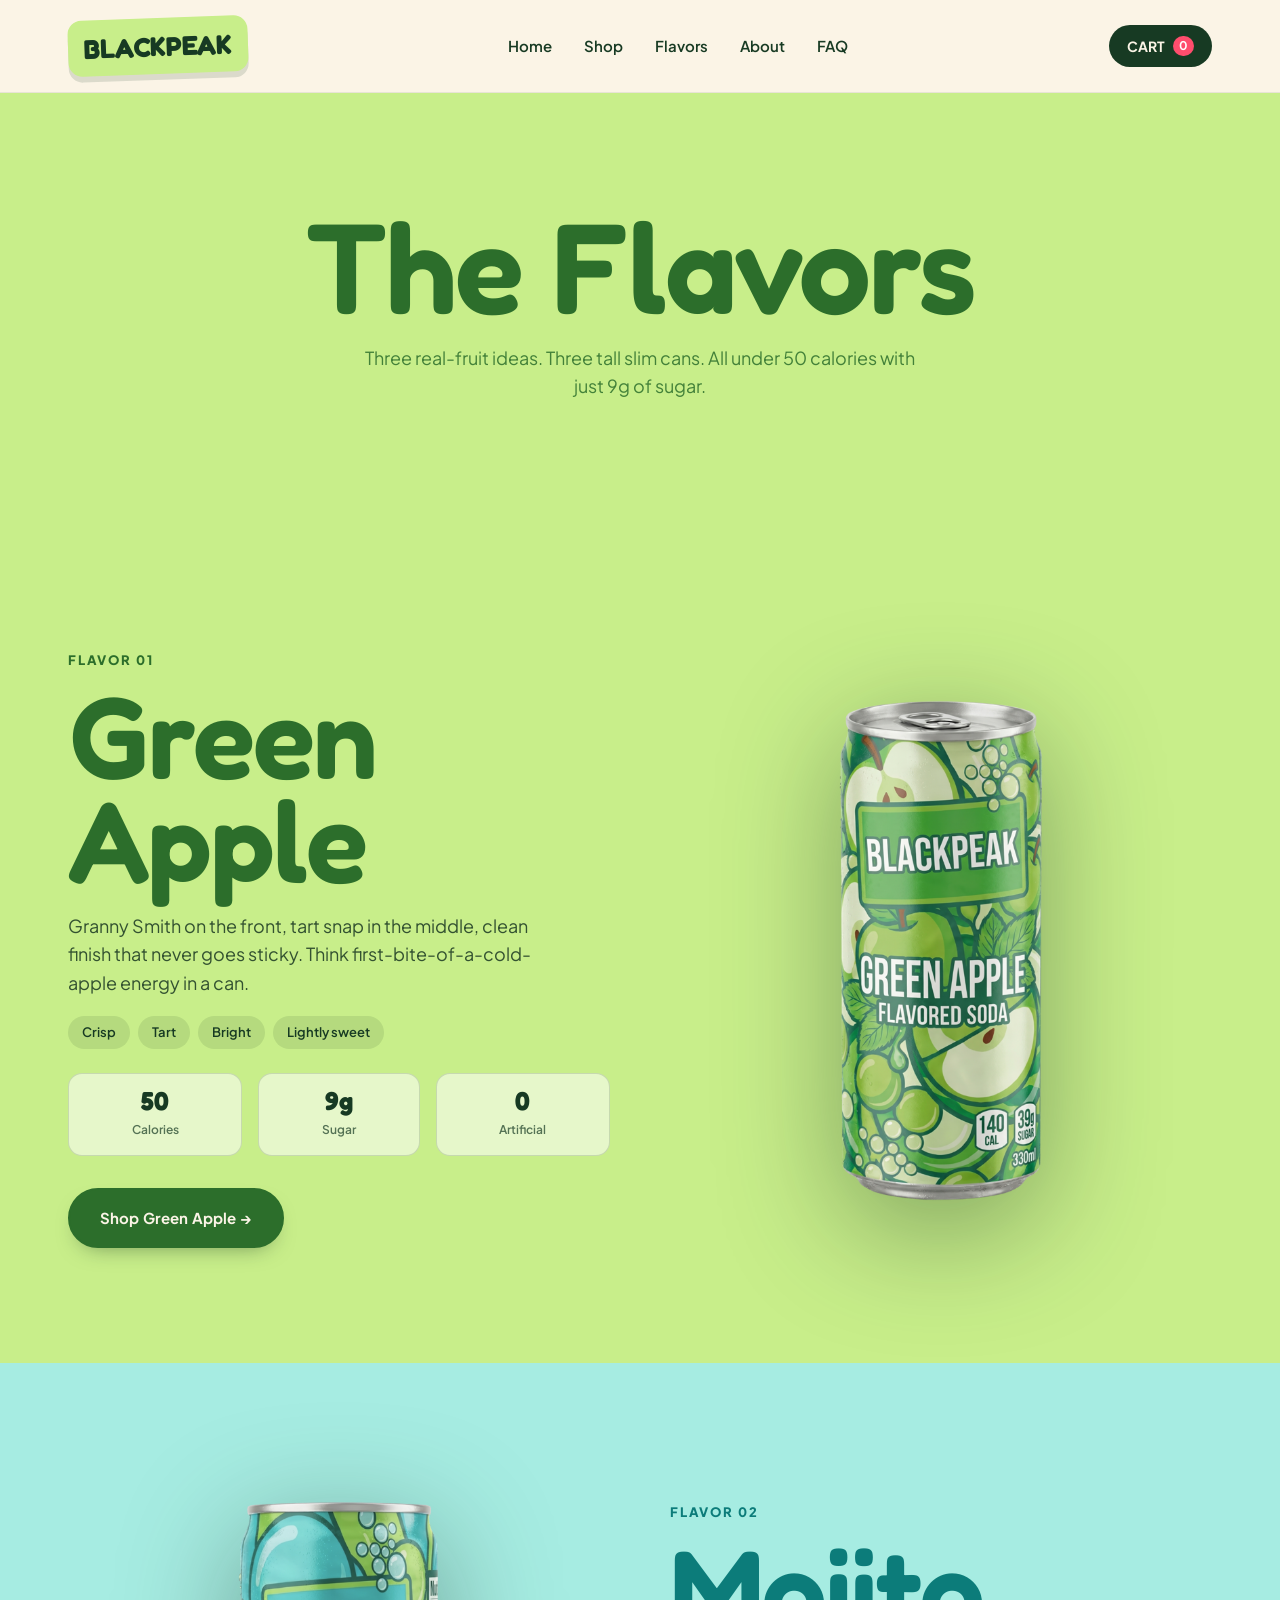
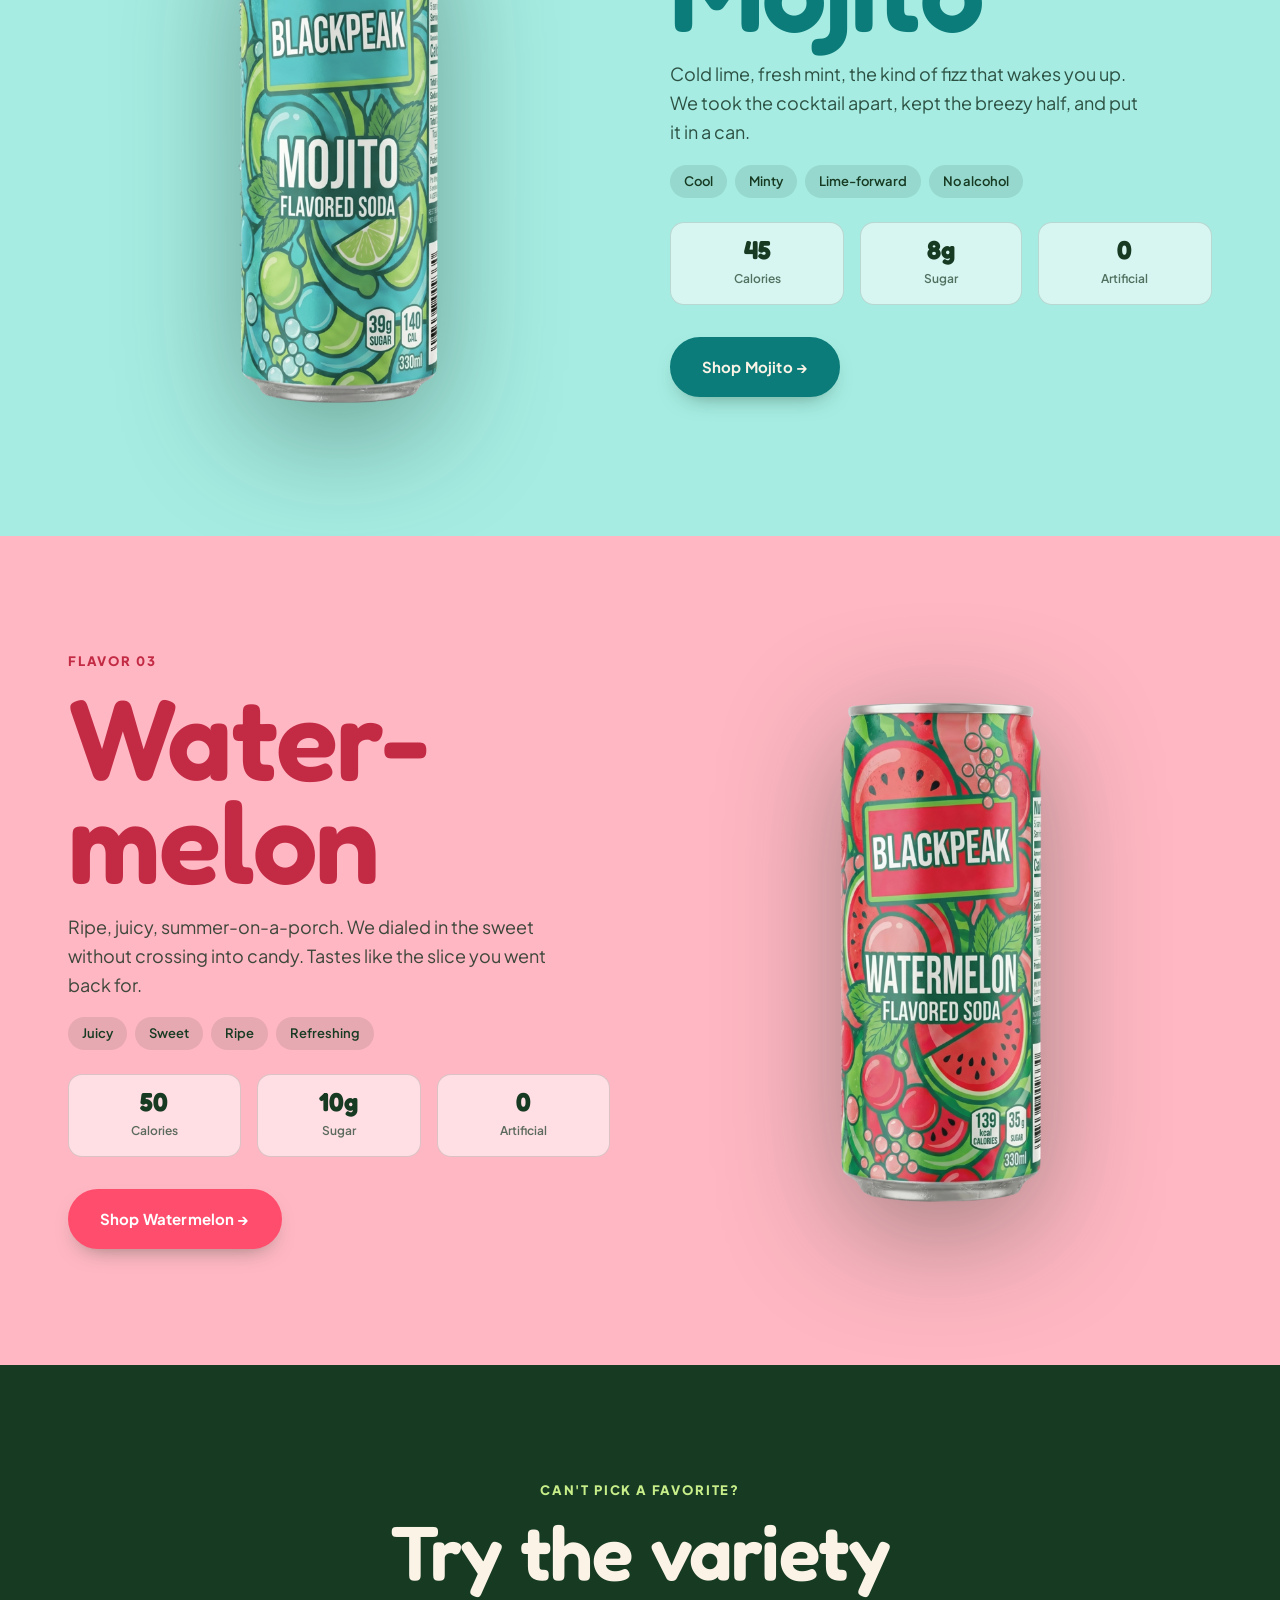
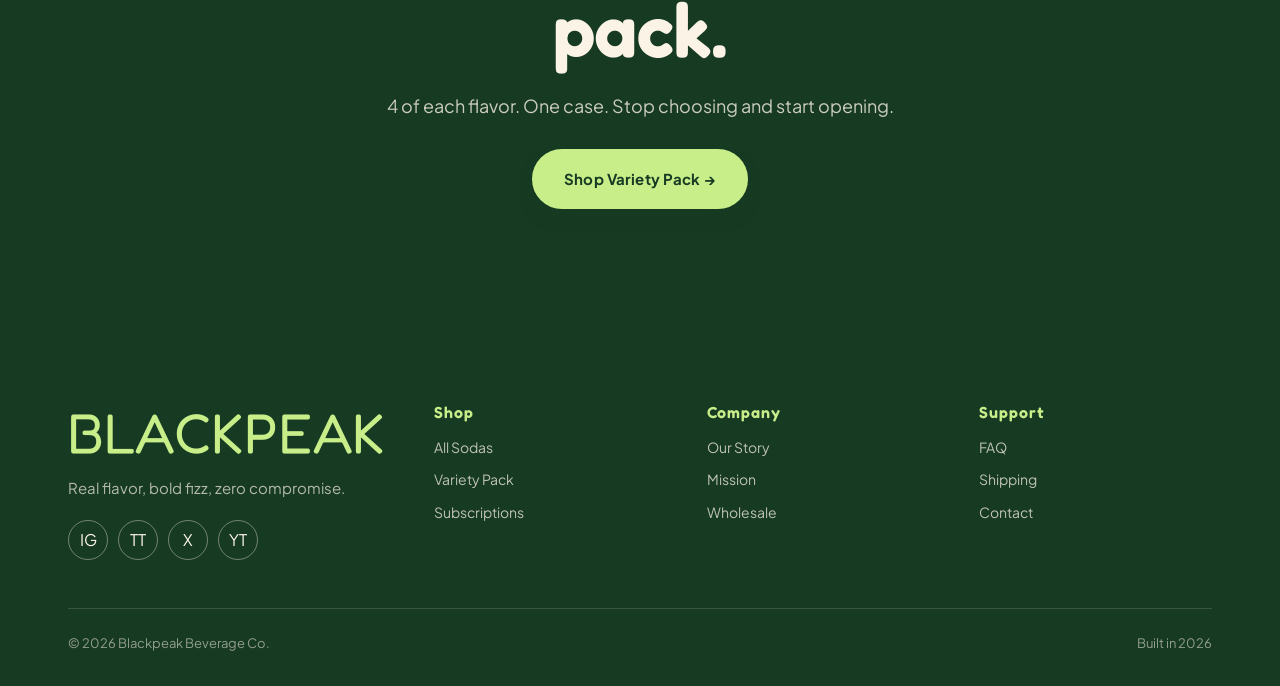
<file: pages/flavors.html>
<!DOCTYPE html>
<html lang="en">
<head>
  <meta charset="UTF-8" />
  <meta name="viewport" content="width=device-width, initial-scale=1.0" />
  <title>Flavors — Blackpeak</title>
  <meta name="description" content="Meet the Blackpeak flavors: Green Apple, Mojito, and Watermelon. Real fruit ideas, dialed-in fizz." />
  <link rel="preconnect" href="https://fonts.googleapis.com" />
  <link rel="preconnect" href="https://fonts.gstatic.com" crossorigin />
  <link href="https://fonts.googleapis.com/css2?family=Fredoka:wght@400;500;600;700&family=Plus+Jakarta+Sans:wght@400;500;600;700;800&display=swap" rel="stylesheet" />
  <link rel="stylesheet" href="../css/styles.css" />
</head>
<body>

  <header class="nav">
    <div class="container">
      <div class="nav__inner">
        <a href="../index.html" class="nav__logo">BLACKPEAK</a>
        <nav class="nav__links" aria-label="Primary">
          <a href="../index.html">Home</a>
          <a href="shop.html">Shop</a>
          <a href="flavors.html">Flavors</a>
          <a href="about.html">About</a>
          <a href="faq.html">FAQ</a>
        </nav>
        <div class="nav__cta">
          <button class="nav__cart" id="cartBtn" aria-label="Cart">
            CART
            <span class="nav__cart-badge" id="cartCount">0</span>
          </button>
          <button class="nav__burger" id="burger" aria-label="Open menu">☰</button>
        </div>
      </div>
      <div class="nav__mobile" id="navMobile">
        <a href="../index.html">Home</a>
        <a href="shop.html">Shop</a>
        <a href="flavors.html">Flavors</a>
        <a href="about.html">About</a>
        <a href="faq.html">FAQ</a>
      </div>
    </div>
  </header>

  <section class="page-hero page-hero--apple">
    <div class="container">
      <h1 class="page-hero__title">The Flavors</h1>
      <p class="page-hero__lede">Three real-fruit ideas. Three tall slim cans. All under 50 calories with just 9g of sugar.</p>
    </div>
  </section>

  <!-- GREEN APPLE -->
  <section id="apple" class="flavor-block flavor-block--apple">
    <div class="container">
      <div class="flavor-block__grid">
        <div class="reveal">
          <div class="section__eyebrow" style="color: var(--apple-deep);">Flavor 01</div>
          <h2 class="flavor-block__name">Green<br/>Apple</h2>
          <p style="font-size:18px; max-width:480px; color: rgba(14,42,26,0.8);">
            Granny Smith on the front, tart snap in the middle, clean finish that
            never goes sticky. Think first-bite-of-a-cold-apple energy in a can.
          </p>
          <div class="flavor-block__notes">
            <span class="flavor-block__note">Crisp</span>
            <span class="flavor-block__note">Tart</span>
            <span class="flavor-block__note">Bright</span>
            <span class="flavor-block__note">Lightly sweet</span>
          </div>
          <div class="flavor-block__facts">
            <div class="flavor-block__fact"><b>50</b><span>Calories</span></div>
            <div class="flavor-block__fact"><b>9g</b><span>Sugar</span></div>
            <div class="flavor-block__fact"><b>0</b><span>Artificial</span></div>
          </div>
          <a href="shop.html" class="btn btn--apple">Shop Green Apple →</a>
        </div>
        <div class="flavor-block__can reveal">
          <img src="../images/can-green-apple.png" alt="Green Apple can" />
        </div>
      </div>
    </div>
  </section>

  <!-- MOJITO -->
  <section id="mojito" class="flavor-block flavor-block--mojito">
    <div class="container">
      <div class="flavor-block__grid flavor-block__grid--reverse">
        <div class="reveal">
          <div class="section__eyebrow" style="color: var(--mojito-deep);">Flavor 02</div>
          <h2 class="flavor-block__name">Mojito</h2>
          <p style="font-size:18px; max-width:480px; color: rgba(14,42,26,0.8);">
            Cold lime, fresh mint, the kind of fizz that wakes you up. We took
            the cocktail apart, kept the breezy half, and put it in a can.
          </p>
          <div class="flavor-block__notes">
            <span class="flavor-block__note">Cool</span>
            <span class="flavor-block__note">Minty</span>
            <span class="flavor-block__note">Lime-forward</span>
            <span class="flavor-block__note">No alcohol</span>
          </div>
          <div class="flavor-block__facts">
            <div class="flavor-block__fact"><b>45</b><span>Calories</span></div>
            <div class="flavor-block__fact"><b>8g</b><span>Sugar</span></div>
            <div class="flavor-block__fact"><b>0</b><span>Artificial</span></div>
          </div>
          <a href="shop.html" class="btn btn--mojito">Shop Mojito →</a>
        </div>
        <div class="flavor-block__can reveal">
          <img src="../images/can-mojito.png" alt="Mojito can" />
        </div>
      </div>
    </div>
  </section>

  <!-- WATERMELON -->
  <section id="watermelon" class="flavor-block flavor-block--watermelon">
    <div class="container">
      <div class="flavor-block__grid">
        <div class="reveal">
          <div class="section__eyebrow" style="color: var(--watermelon-deep);">Flavor 03</div>
          <h2 class="flavor-block__name">Water-<br/>melon</h2>
          <p style="font-size:18px; max-width:480px; color: rgba(14,42,26,0.8);">
            Ripe, juicy, summer-on-a-porch. We dialed in the sweet without
            crossing into candy. Tastes like the slice you went back for.
          </p>
          <div class="flavor-block__notes">
            <span class="flavor-block__note">Juicy</span>
            <span class="flavor-block__note">Sweet</span>
            <span class="flavor-block__note">Ripe</span>
            <span class="flavor-block__note">Refreshing</span>
          </div>
          <div class="flavor-block__facts">
            <div class="flavor-block__fact"><b>50</b><span>Calories</span></div>
            <div class="flavor-block__fact"><b>10g</b><span>Sugar</span></div>
            <div class="flavor-block__fact"><b>0</b><span>Artificial</span></div>
          </div>
          <a href="shop.html" class="btn btn--pop">Shop Watermelon →</a>
        </div>
        <div class="flavor-block__can reveal">
          <img src="../images/can-watermelon.png" alt="Watermelon can" />
        </div>
      </div>
    </div>
  </section>

  <!-- BUNDLE CTA -->
  <section class="section" style="background: var(--brand-ink); color: var(--brand-cream); text-align:center;">
    <div class="container">
      <div class="reveal" style="max-width:680px; margin: 0 auto;">
        <div class="section__eyebrow" style="color: var(--apple-bg);">Can't pick a favorite?</div>
        <h2 class="section__title" style="color: var(--brand-cream); margin-bottom: 24px;">Try the variety pack.</h2>
        <p style="color: rgba(247,241,228,0.8); margin-bottom: 28px; font-size: 18px;">
          4 of each flavor. One case. Stop choosing and start opening.
        </p>
        <a href="shop.html" class="btn" style="background: var(--apple-bg); color: var(--brand-ink); border-color: var(--apple-bg);">Shop Variety Pack →</a>
      </div>
    </div>
  </section>

  <footer class="footer">
    <div class="container">
      <div class="footer__grid">
        <div>
          <div class="footer__brand">BLACKPEAK</div>
          <p class="footer__tagline">Real flavor, bold fizz, zero compromise.</p>
          <div class="footer__social">
            <a href="#">IG</a><a href="#">TT</a><a href="#">X</a><a href="#">YT</a>
          </div>
        </div>
        <div class="footer__col">
          <h4>Shop</h4>
          <ul>
            <li><a href="shop.html">All Sodas</a></li>
            <li><a href="shop.html">Variety Pack</a></li>
            <li><a href="shop.html">Subscriptions</a></li>
          </ul>
        </div>
        <div class="footer__col">
          <h4>Company</h4>
          <ul>
            <li><a href="about.html">Our Story</a></li>
            <li><a href="about.html">Mission</a></li>
            <li><a href="#">Wholesale</a></li>
          </ul>
        </div>
        <div class="footer__col">
          <h4>Support</h4>
          <ul>
            <li><a href="faq.html">FAQ</a></li>
            <li><a href="#">Shipping</a></li>
            <li><a href="#">Contact</a></li>
          </ul>
        </div>
      </div>
      <div class="footer__bottom">
        <span>© 2026 Blackpeak Beverage Co.</span>
        <span>Built in 2026</span>
      </div>
    </div>
  </footer>

  <script src="../js/script.js"></script>
</body>
</html>
</file>
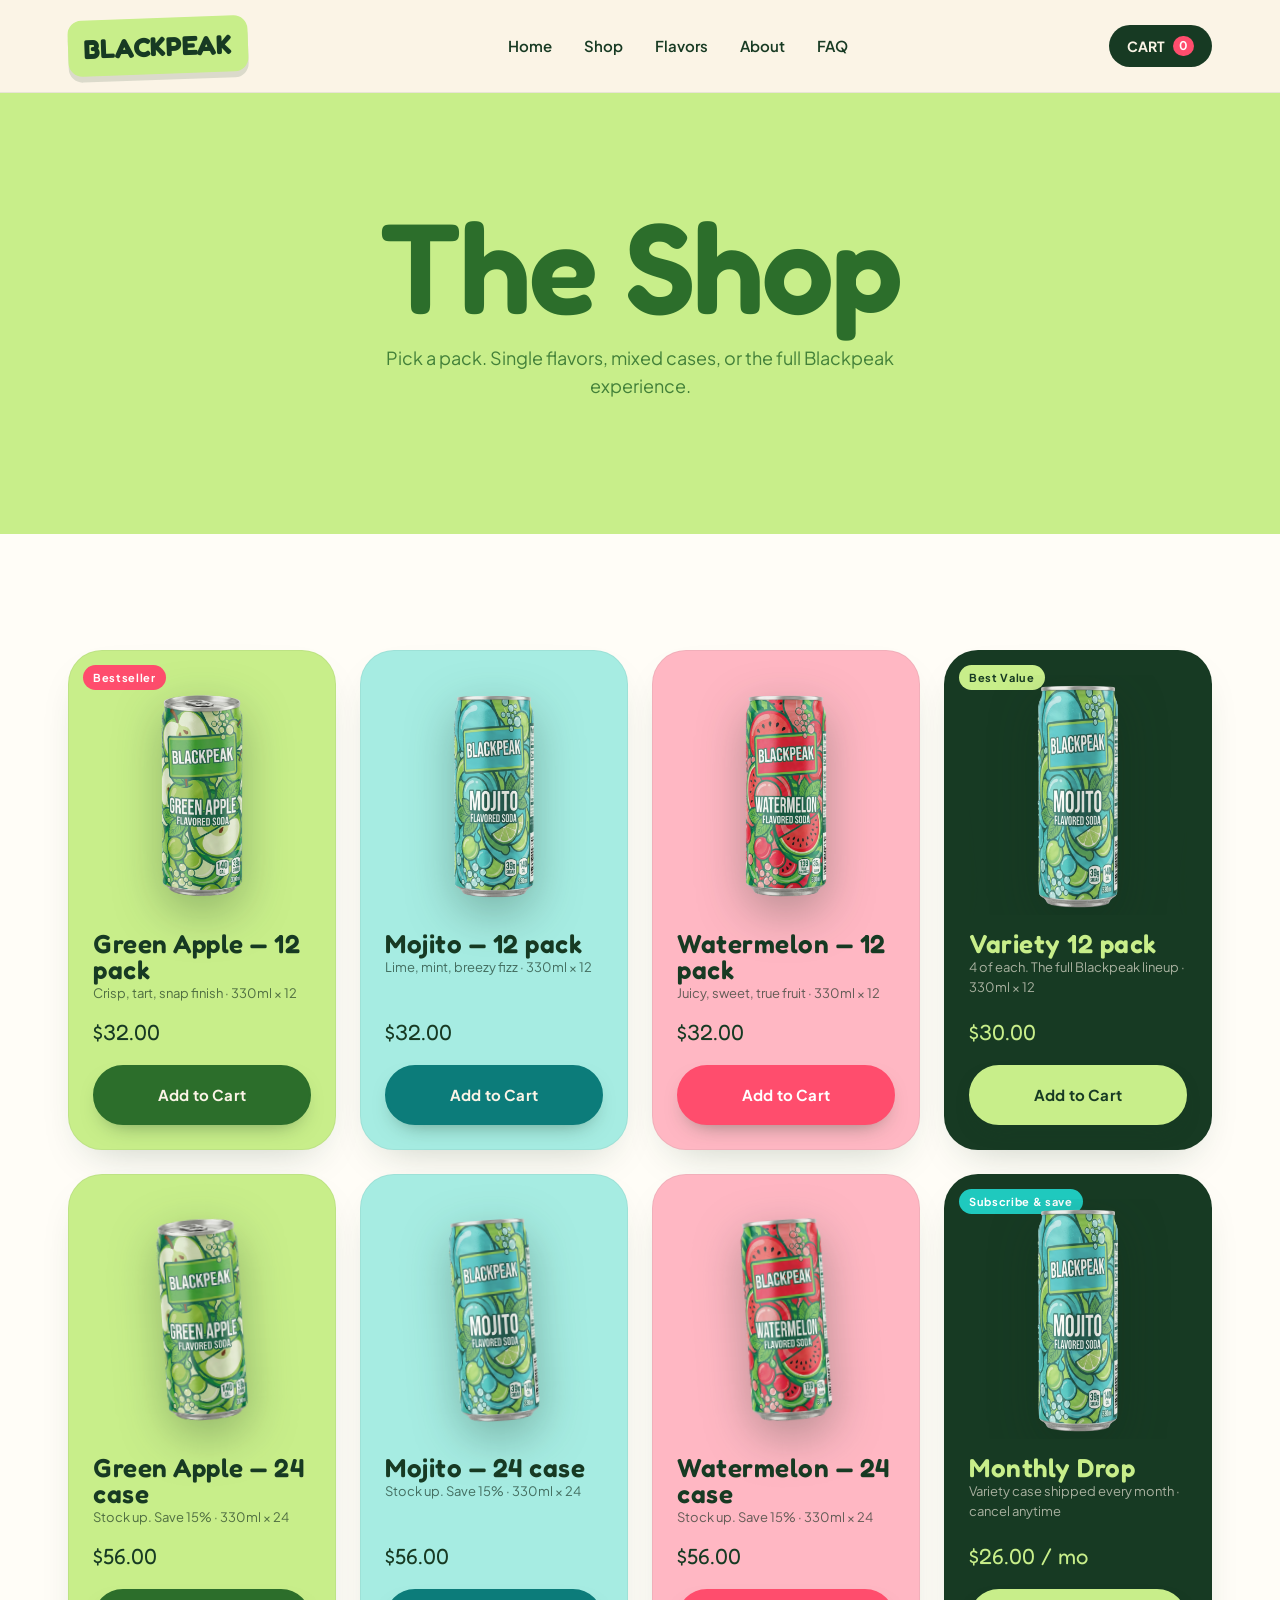
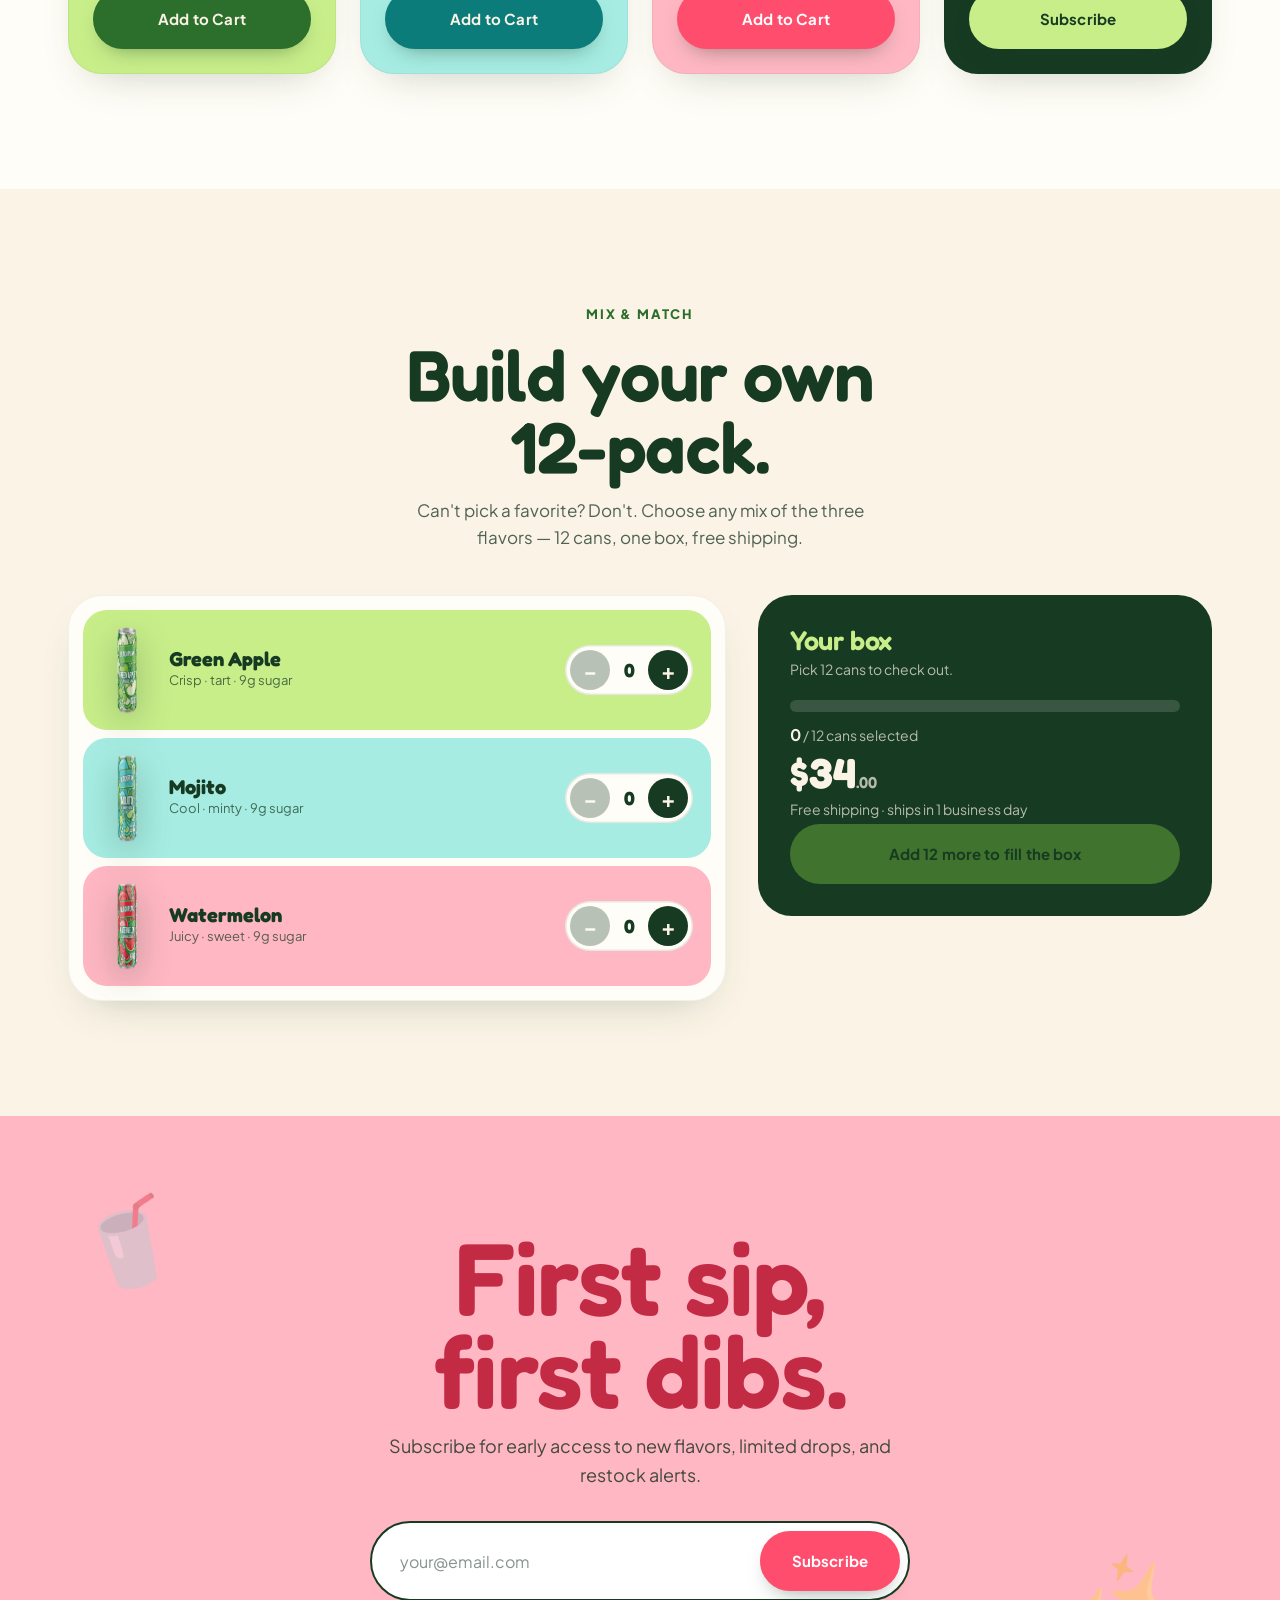
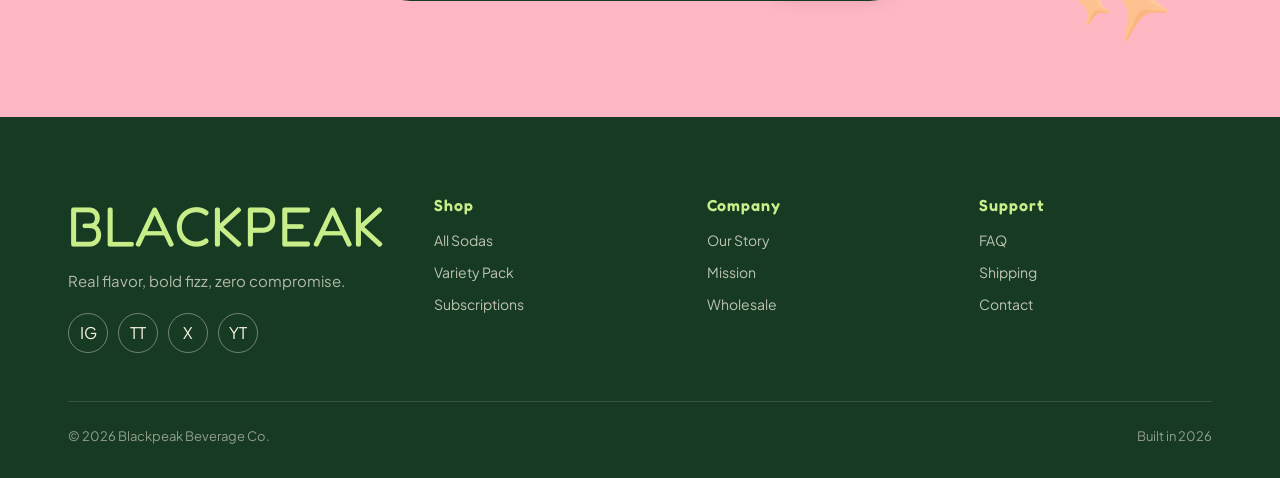
<file: pages/shop.html>
<!DOCTYPE html>
<html lang="en">
<head>
  <meta charset="UTF-8" />
  <meta name="viewport" content="width=device-width, initial-scale=1.0" />
  <title>Shop — Blackpeak</title>
  <meta name="description" content="Shop Blackpeak Soda: Green Apple, Mojito, Watermelon, and the variety pack. Tall slim 330ml cans, small-batch fresh." />
  <link rel="preconnect" href="https://fonts.googleapis.com" />
  <link rel="preconnect" href="https://fonts.gstatic.com" crossorigin />
  <link href="https://fonts.googleapis.com/css2?family=Fredoka:wght@400;500;600;700&family=Plus+Jakarta+Sans:wght@400;500;600;700;800&display=swap" rel="stylesheet" />
  <link rel="stylesheet" href="../css/styles.css" />
</head>
<body>

  <header class="nav">
    <div class="container">
      <div class="nav__inner">
        <a href="../index.html" class="nav__logo">BLACKPEAK</a>
        <nav class="nav__links" aria-label="Primary">
          <a href="../index.html">Home</a>
          <a href="shop.html">Shop</a>
          <a href="flavors.html">Flavors</a>
          <a href="about.html">About</a>
          <a href="faq.html">FAQ</a>
        </nav>
        <div class="nav__cta">
          <button class="nav__cart" id="cartBtn" aria-label="Cart">
            CART
            <span class="nav__cart-badge" id="cartCount">0</span>
          </button>
          <button class="nav__burger" id="burger" aria-label="Open menu">☰</button>
        </div>
      </div>
      <div class="nav__mobile" id="navMobile">
        <a href="../index.html">Home</a>
        <a href="shop.html">Shop</a>
        <a href="flavors.html">Flavors</a>
        <a href="about.html">About</a>
        <a href="faq.html">FAQ</a>
      </div>
    </div>
  </header>

  <section class="page-hero page-hero--apple">
    <div class="container">
      <h1 class="page-hero__title">The Shop</h1>
      <p class="page-hero__lede">Pick a pack. Single flavors, mixed cases, or the full Blackpeak experience.</p>
    </div>
  </section>

  <section class="section shop">
    <div class="container">
      <div class="shop__grid">

        <article class="product product--apple reveal">
          <span class="product__tag">Bestseller</span>
          <div class="product__media">
            <img src="../images/can-green-apple.png" alt="Green Apple can" />
          </div>
          <h3 class="product__name">Green Apple — 12 pack</h3>
          <p class="product__sub">Crisp, tart, snap finish · 330ml × 12</p>
          <p class="product__price">$32.00</p>
          <button class="btn btn--apple product__btn" data-add="Green Apple 12-pack">Add to Cart</button>
        </article>

        <article class="product product--mojito reveal">
          <div class="product__media">
            <img src="../images/can-mojito.png" alt="Mojito can" />
          </div>
          <h3 class="product__name">Mojito — 12 pack</h3>
          <p class="product__sub">Lime, mint, breezy fizz · 330ml × 12</p>
          <p class="product__price">$32.00</p>
          <button class="btn btn--mojito product__btn" data-add="Mojito 12-pack">Add to Cart</button>
        </article>

        <article class="product product--watermelon reveal">
          <div class="product__media">
            <img src="../images/can-watermelon.png" alt="Watermelon can" />
          </div>
          <h3 class="product__name">Watermelon — 12 pack</h3>
          <p class="product__sub">Juicy, sweet, true fruit · 330ml × 12</p>
          <p class="product__price">$32.00</p>
          <button class="btn btn--pop product__btn" data-add="Watermelon 12-pack">Add to Cart</button>
        </article>

        <article class="product product--pack reveal">
          <span class="product__tag" style="background: var(--apple-bg); color: var(--brand-ink);">Best Value</span>
          <div class="product__media" style="display:flex; justify-content:center; align-items:flex-end; gap:-30px;">
            <img src="../images/can-green-apple.png" alt="Green Apple" style="height:80%; transform:translateX(20px) rotate(-8deg);" />
            <img src="../images/can-mojito.png" alt="Mojito" style="height:100%; z-index:2;" />
            <img src="../images/can-watermelon.png" alt="Watermelon" style="height:80%; transform:translateX(-20px) rotate(8deg);" />
          </div>
          <h3 class="product__name">Variety 12 pack</h3>
          <p class="product__sub">4 of each. The full Blackpeak lineup · 330ml × 12</p>
          <p class="product__price">$30.00</p>
          <button class="btn product__btn" data-add="Variety 12-pack">Add to Cart</button>
        </article>

        <article class="product product--apple reveal">
          <div class="product__media">
            <img src="../images/can-green-apple.png" alt="Green Apple can" style="transform: rotate(-4deg);" />
          </div>
          <h3 class="product__name">Green Apple — 24 case</h3>
          <p class="product__sub">Stock up. Save 15% · 330ml × 24</p>
          <p class="product__price">$56.00</p>
          <button class="btn btn--apple product__btn" data-add="Green Apple 24-case">Add to Cart</button>
        </article>

        <article class="product product--mojito reveal">
          <div class="product__media">
            <img src="../images/can-mojito.png" alt="Mojito can" style="transform: rotate(-4deg);" />
          </div>
          <h3 class="product__name">Mojito — 24 case</h3>
          <p class="product__sub">Stock up. Save 15% · 330ml × 24</p>
          <p class="product__price">$56.00</p>
          <button class="btn btn--mojito product__btn" data-add="Mojito 24-case">Add to Cart</button>
        </article>

        <article class="product product--watermelon reveal">
          <div class="product__media">
            <img src="../images/can-watermelon.png" alt="Watermelon can" style="transform: rotate(-4deg);" />
          </div>
          <h3 class="product__name">Watermelon — 24 case</h3>
          <p class="product__sub">Stock up. Save 15% · 330ml × 24</p>
          <p class="product__price">$56.00</p>
          <button class="btn btn--pop product__btn" data-add="Watermelon 24-case">Add to Cart</button>
        </article>

        <article class="product product--pack reveal">
          <span class="product__tag" style="background: var(--mojito-pop); color: #fff;">Subscribe & save</span>
          <div class="product__media" style="display:flex; justify-content:center; align-items:flex-end;">
            <img src="../images/can-mojito.png" alt="Subscription bundle" style="height:100%;" />
          </div>
          <h3 class="product__name">Monthly Drop</h3>
          <p class="product__sub">Variety case shipped every month · cancel anytime</p>
          <p class="product__price">$26.00 / mo</p>
          <button class="btn product__btn" data-add="Monthly Drop subscription">Subscribe</button>
        </article>

      </div>
    </div>
  </section>

  <!-- BUILD YOUR OWN 12-PACK -->
  <section class="section bundle">
    <div class="container">
      <div class="reveal" style="text-align: center; max-width: 640px; margin: 0 auto 44px;">
        <div class="section__eyebrow">Mix &amp; match</div>
        <h2 class="section__title" style="font-size: clamp(38px, 6vw, 72px);">Build your own<br />12-pack.</h2>
        <p class="section__lede" style="margin: 14px auto 0;">Can't pick a favorite? Don't. Choose any mix of the three flavors — 12 cans, one box, free shipping.</p>
      </div>
      <div class="bundle__grid">
        <div class="bundle__builder reveal" id="bundleBuilder">
          <div class="bundle-row bundle-row--apple">
            <div class="bundle-row__can"><img src="../images/can-green-apple.png" alt="Green Apple can" /></div>
            <div class="bundle-row__info">
              <div class="bundle-row__name">Green Apple</div>
              <div class="bundle-row__desc">Crisp · tart · 9g sugar</div>
            </div>
            <div class="stepper" data-flavor="Green Apple">
              <button type="button" class="stepper__minus" aria-label="Remove one Green Apple">−</button>
              <span class="stepper__count" data-count>0</span>
              <button type="button" class="stepper__plus" aria-label="Add one Green Apple">+</button>
            </div>
          </div>
          <div class="bundle-row bundle-row--mojito">
            <div class="bundle-row__can"><img src="../images/can-mojito.png" alt="Mojito can" /></div>
            <div class="bundle-row__info">
              <div class="bundle-row__name">Mojito</div>
              <div class="bundle-row__desc">Cool · minty · 9g sugar</div>
            </div>
            <div class="stepper" data-flavor="Mojito">
              <button type="button" class="stepper__minus" aria-label="Remove one Mojito">−</button>
              <span class="stepper__count" data-count>0</span>
              <button type="button" class="stepper__plus" aria-label="Add one Mojito">+</button>
            </div>
          </div>
          <div class="bundle-row bundle-row--watermelon">
            <div class="bundle-row__can"><img src="../images/can-watermelon.png" alt="Watermelon can" /></div>
            <div class="bundle-row__info">
              <div class="bundle-row__name">Watermelon</div>
              <div class="bundle-row__desc">Juicy · sweet · 9g sugar</div>
            </div>
            <div class="stepper" data-flavor="Watermelon">
              <button type="button" class="stepper__minus" aria-label="Remove one Watermelon">−</button>
              <span class="stepper__count" data-count>0</span>
              <button type="button" class="stepper__plus" aria-label="Add one Watermelon">+</button>
            </div>
          </div>
        </div>
        <aside class="bundle__summary reveal">
          <h3>Your box</h3>
          <p>Pick 12 cans to check out.</p>
          <div class="bundle__progress"><div class="bundle__progress-bar" id="bundleBar"></div></div>
          <p class="bundle__count-txt"><b id="bundleCount">0</b> / 12 cans selected</p>
          <div class="bundle__price">$34<small>.00</small></div>
          <p class="bundle__note">Free shipping · ships in 1 business day</p>
          <button class="btn bundle__add" id="bundleAdd" data-add-bundle disabled>Add 12 more to fill the box</button>
        </aside>
      </div>
    </div>
  </section>

  <section class="section newsletter">
    <span class="newsletter__doodle newsletter__doodle--1">🥤</span>
    <span class="newsletter__doodle newsletter__doodle--2">✨</span>
    <div class="container">
      <div class="newsletter__inner reveal">
        <h2 class="newsletter__title">First sip,<br />first dibs.</h2>
        <p class="newsletter__lede">Subscribe for early access to new flavors, limited drops, and restock alerts.</p>
        <form class="newsletter__form" id="newsletterForm">
          <input type="email" placeholder="your@email.com" required aria-label="Email" />
          <button type="submit" class="btn btn--pop">Subscribe</button>
        </form>
      </div>
    </div>
  </section>

  <footer class="footer">
    <div class="container">
      <div class="footer__grid">
        <div>
          <div class="footer__brand">BLACKPEAK</div>
          <p class="footer__tagline">Real flavor, bold fizz, zero compromise.</p>
          <div class="footer__social">
            <a href="#">IG</a><a href="#">TT</a><a href="#">X</a><a href="#">YT</a>
          </div>
        </div>
        <div class="footer__col">
          <h4>Shop</h4>
          <ul>
            <li><a href="shop.html">All Sodas</a></li>
            <li><a href="shop.html">Variety Pack</a></li>
            <li><a href="shop.html">Subscriptions</a></li>
          </ul>
        </div>
        <div class="footer__col">
          <h4>Company</h4>
          <ul>
            <li><a href="about.html">Our Story</a></li>
            <li><a href="about.html">Mission</a></li>
            <li><a href="#">Wholesale</a></li>
          </ul>
        </div>
        <div class="footer__col">
          <h4>Support</h4>
          <ul>
            <li><a href="faq.html">FAQ</a></li>
            <li><a href="#">Shipping</a></li>
            <li><a href="#">Contact</a></li>
          </ul>
        </div>
      </div>
      <div class="footer__bottom">
        <span>© 2026 Blackpeak Beverage Co.</span>
        <span>Built in 2026</span>
      </div>
    </div>
  </footer>

  <script src="../js/script.js"></script>
</body>
</html>
</file>
<file: css/styles.css>
/* ==========================================================================
   BLACKPEAK — Site Styles
   Olipop-inspired layout system with Blackpeak brand palette.
   ========================================================================== */

/* -------- Tokens -------- */
:root {
  /* Brand */
  --brand-ink: #173A23;          /* warm deep forest green */
  --brand-ink-soft: rgba(23, 58, 35, 0.72);
  --brand-cream: #FBF4E6;        /* warm, bright off-white */
  --brand-cream-2: #F3E9D4;
  --brand-paper: #FFFDF7;
  --brand-sun: #FFD23F;          /* sunny citrus pop */

  /* Flavor accents — brighter, candy-fresh */
  --apple-bg: #C8EE8A;
  --apple-deep: #2C6E2B;
  --apple-pop: #7BC93F;

  --mojito-bg: #A6ECE2;
  --mojito-deep: #0C7C7A;
  --mojito-pop: #1FC9BE;

  --watermelon-bg: #FFB7C3;
  --watermelon-deep: #C32B45;
  --watermelon-pop: #FF4D6D;

  /* UI */
  --shadow-soft: 0 24px 60px -24px rgba(23, 58, 35, 0.22);
  --shadow-card: 0 18px 44px -22px rgba(23, 58, 35, 0.28);
  --shadow-can: 0 30px 60px -25px rgba(23, 58, 35, 0.40);
  --radius-pill: 999px;
  --radius-card: 34px;
  --radius-tag: 14px;

  /* Type */
  --font-display: "Fredoka", "Baloo 2", "Trebuchet MS", system-ui, sans-serif;
  --font-sans: "Plus Jakarta Sans", -apple-system, BlinkMacSystemFont, "Segoe UI", sans-serif;

  /* Layout */
  --container: 1240px;
  --gutter: clamp(20px, 4vw, 48px);
}

/* -------- Reset -------- */
*, *::before, *::after { box-sizing: border-box; }
html { -webkit-text-size-adjust: 100%; scroll-behavior: smooth; }
body {
  margin: 0;
  font-family: var(--font-sans);
  font-size: 17px;
  line-height: 1.6;
  color: var(--brand-ink);
  background: var(--brand-cream);
  -webkit-font-smoothing: antialiased;
  text-rendering: optimizeLegibility;
}
img { max-width: 100%; display: block; }
a { color: inherit; text-decoration: none; }
button { font: inherit; cursor: pointer; border: 0; background: none; color: inherit; }
ul { padding: 0; margin: 0; list-style: none; }
h1, h2, h3, h4 {
  font-family: var(--font-display);
  font-weight: 600;
  letter-spacing: -0.015em;
  line-height: 1.0;
  margin: 0;
  text-transform: none;
}
p { margin: 0 0 1em; }

.container {
  width: 100%;
  max-width: var(--container);
  margin: 0 auto;
  padding-inline: var(--gutter);
}

/* -------- Nav -------- */
.nav {
  position: sticky;
  top: 0;
  z-index: 50;
  background: var(--brand-cream);
  border-bottom: 1.5px solid rgba(14, 42, 26, 0.08);
}
.nav__inner {
  display: flex;
  align-items: center;
  justify-content: space-between;
  gap: 24px;
  padding-block: 18px;
}
.nav__logo {
  font-family: var(--font-display);
  font-size: 27px;
  font-weight: 700;
  letter-spacing: -0.01em;
  color: var(--brand-ink);
  padding: 7px 16px 6px;
  border-radius: 14px;
  background: var(--apple-bg);
  transform: rotate(-2deg);
  transition: transform .2s ease, box-shadow .2s ease;
  box-shadow: 0 6px 0 rgba(23, 58, 35, 0.14);
}
.nav__logo:hover { transform: rotate(0deg) scale(1.03); }
.nav__links {
  display: flex;
  gap: 28px;
  align-items: center;
}
.nav__links a {
  font-weight: 600;
  font-size: 15px;
  position: relative;
  padding: 4px 2px;
}
.nav__links a::after {
  content: "";
  position: absolute;
  left: 0; right: 0; bottom: -2px;
  height: 2px;
  background: var(--brand-ink);
  transform: scaleX(0);
  transform-origin: left;
  transition: transform .25s ease;
}
.nav__links a:hover::after { transform: scaleX(1); }
.nav__cta {
  display: inline-flex;
  align-items: center;
  gap: 8px;
}
.nav__cart {
  background: var(--brand-ink);
  color: var(--brand-cream);
  padding: 10px 18px;
  border-radius: var(--radius-pill);
  font-weight: 700;
  font-size: 14px;
  display: inline-flex;
  align-items: center;
  gap: 8px;
  transition: transform .2s ease, background .2s ease;
}
.nav__cart:hover { transform: translateY(-2px); }
.nav__cart-badge {
  background: var(--watermelon-pop);
  color: #fff;
  border-radius: 999px;
  min-width: 20px; height: 20px;
  font-size: 12px;
  font-weight: 700;
  display: inline-flex; align-items: center; justify-content: center;
  padding: 0 6px;
}
.nav__burger {
  display: none;
  width: 40px; height: 40px;
  border-radius: 10px;
  background: var(--brand-ink);
  color: var(--brand-cream);
  align-items: center; justify-content: center;
}
.nav__mobile { display: none; }

/* -------- Marquee strip -------- */
.marquee {
  background: var(--brand-sun);
  color: var(--brand-ink);
  overflow: hidden;
  padding-block: 11px;
  font-family: var(--font-display);
  font-weight: 600;
  letter-spacing: 0.04em;
  font-size: 14px;
}
.marquee__track {
  display: flex;
  gap: 48px;
  white-space: nowrap;
  animation: scroll 26s linear infinite;
}
.marquee__track span { display: inline-flex; align-items: center; gap: 12px; }
.marquee__track span::before { content: "✦"; color: var(--watermelon-pop); }
@keyframes scroll {
  from { transform: translateX(0); }
  to   { transform: translateX(-50%); }
}

/* -------- Hero -------- */
.hero {
  position: relative;
  padding-block: clamp(40px, 8vw, 90px) clamp(60px, 10vw, 120px);
  overflow: hidden;
  background:
    radial-gradient(circle at 10% 20%, rgba(111, 176, 74, 0.25) 0, transparent 40%),
    radial-gradient(circle at 90% 80%, rgba(29, 184, 178, 0.25) 0, transparent 40%),
    radial-gradient(circle at 50% 50%, rgba(233, 75, 92, 0.10) 0, transparent 55%),
    var(--brand-cream);
}
.hero__grid {
  display: grid;
  grid-template-columns: 1.05fr 1fr;
  gap: 40px;
  align-items: center;
}
.hero__eyebrow {
  display: inline-flex;
  align-items: center;
  gap: 8px;
  background: var(--brand-ink);
  color: var(--brand-cream);
  padding: 8px 16px;
  border-radius: var(--radius-pill);
  font-weight: 700;
  font-size: 13px;
  letter-spacing: 0.06em;
  text-transform: uppercase;
  margin-bottom: 24px;
}
.hero__eyebrow::before {
  content: ""; width: 8px; height: 8px; border-radius: 999px;
  background: var(--apple-pop);
  box-shadow: 0 0 0 4px rgba(111, 176, 74, 0.25);
}
.hero__title {
  font-size: clamp(56px, 9vw, 132px);
  line-height: 0.9;
  margin-bottom: 24px;
}
.hero__title span {
  display: inline-block;
  padding: 0 14px 4px;
  border-radius: 18px;
  margin: 6px 0;
  transform: rotate(-2deg);
}
.hero__title .word-1 { background: var(--apple-bg); color: var(--apple-deep); }
.hero__title .word-2 { background: var(--mojito-bg); color: var(--mojito-deep); transform: rotate(1.5deg); }
.hero__title .word-3 { background: var(--watermelon-bg); color: var(--watermelon-deep); transform: rotate(-1deg); }

.hero__lede {
  font-size: clamp(17px, 1.4vw, 20px);
  max-width: 520px;
  margin-bottom: 32px;
  color: rgba(14, 42, 26, 0.78);
}
.hero__cta-row {
  display: flex;
  gap: 14px;
  flex-wrap: wrap;
  align-items: center;
}
.hero__stats {
  display: flex;
  gap: 28px;
  margin-top: 40px;
  padding-top: 28px;
  border-top: 1.5px dashed rgba(14, 42, 26, 0.2);
}
.hero__stat-num {
  font-family: var(--font-display);
  font-size: 36px;
  color: var(--apple-deep);
  display: block;
  line-height: 1;
}
.hero__stat-label {
  font-size: 13px;
  font-weight: 600;
  color: rgba(14, 42, 26, 0.6);
  text-transform: uppercase;
  letter-spacing: 0.06em;
}

/* Can stage */
.can-stage {
  position: relative;
  height: clamp(420px, 55vw, 620px);
}
.can-stage__can {
  position: absolute;
  filter: drop-shadow(var(--shadow-can));
  transition: transform .6s cubic-bezier(.16,1,.3,1);
}
.can-stage__can--apple {
  left: 6%;
  top: 6%;
  width: 38%;
  transform: rotate(-10deg);
  animation: float 6s ease-in-out infinite;
}
.can-stage__can--mojito {
  left: 32%;
  top: 0;
  width: 44%;
  z-index: 2;
  animation: float 6s ease-in-out infinite .8s;
}
.can-stage__can--watermelon {
  right: 4%;
  top: 8%;
  width: 38%;
  transform: rotate(10deg);
  animation: float 6s ease-in-out infinite 1.6s;
}
.can-stage__blob {
  position: absolute;
  inset: 0;
  z-index: -1;
  background:
    radial-gradient(circle at 30% 30%, var(--apple-bg) 0, transparent 50%),
    radial-gradient(circle at 70% 70%, var(--watermelon-bg) 0, transparent 50%),
    radial-gradient(circle at 50% 50%, var(--mojito-bg) 0, transparent 60%);
  filter: blur(40px);
  opacity: .8;
}
@keyframes float {
  0%, 100% { transform: translateY(0) rotate(var(--rot, 0deg)); }
  50%      { transform: translateY(-14px) rotate(var(--rot, 0deg)); }
}
.can-stage__can--apple { --rot: -10deg; }
.can-stage__can--mojito { --rot: 0deg; }
.can-stage__can--watermelon { --rot: 10deg; }

/* -------- Buttons -------- */
.btn {
  display: inline-flex;
  align-items: center;
  gap: 10px;
  padding: 16px 30px;
  border-radius: var(--radius-pill);
  font-weight: 700;
  font-size: 15px;
  letter-spacing: 0.01em;
  border: 2px solid transparent;
  background: var(--brand-ink);
  color: var(--brand-cream);
  box-shadow: 0 10px 22px -12px rgba(23, 58, 35, 0.55);
  transition: transform .2s ease, box-shadow .2s ease, background .2s ease, filter .2s ease;
  cursor: pointer;
}
.btn:hover {
  transform: translateY(-3px);
  box-shadow: 0 16px 30px -12px rgba(23, 58, 35, 0.5);
  filter: saturate(1.05);
}
.btn--alt {
  background: transparent;
  color: var(--brand-ink);
  border-color: var(--brand-ink);
  box-shadow: none;
}
.btn--alt:hover { background: var(--brand-ink); color: var(--brand-cream); }
.btn--pop {
  background: var(--watermelon-pop);
  border-color: var(--watermelon-pop);
  color: #fff;
}
.btn--pop:hover { background: var(--watermelon-deep); border-color: var(--watermelon-deep); }
.btn--apple { background: var(--apple-deep); border-color: var(--apple-deep); }
.btn--mojito { background: var(--mojito-deep); border-color: var(--mojito-deep); }

/* -------- Section header -------- */
.section {
  padding-block: clamp(60px, 9vw, 120px);
  position: relative;
}
.section__head {
  display: flex;
  align-items: end;
  justify-content: space-between;
  gap: 24px;
  margin-bottom: 48px;
}
.section__eyebrow {
  font-family: var(--font-sans);
  font-weight: 800;
  font-size: 13px;
  text-transform: uppercase;
  color: var(--apple-deep);
  letter-spacing: 0.14em;
  margin-bottom: 14px;
}
.section__title {
  font-size: clamp(42px, 6vw, 88px);
  max-width: 900px;
}
.section__lede {
  max-width: 480px;
  color: rgba(14, 42, 26, 0.72);
  font-size: 17px;
}

/* -------- Flavors grid -------- */
.flavors {
  background: var(--brand-paper);
  position: relative;
}
.flavors__grid {
  display: grid;
  grid-template-columns: repeat(3, 1fr);
  gap: 24px;
}
.flavor-card {
  position: relative;
  border-radius: var(--radius-card);
  padding: 40px 32px 32px;
  overflow: hidden;
  transition: transform .35s cubic-bezier(.16,1,.3,1), box-shadow .35s ease;
  border: 1.5px solid rgba(23, 58, 35, 0.06);
  box-shadow: var(--shadow-card);
  isolation: isolate;
  display: flex;
  flex-direction: column;
  min-height: 480px;
}
.flavor-card:hover {
  transform: translateY(-10px) rotate(-0.6deg);
  box-shadow: var(--shadow-soft);
}
.flavor-card--apple { background: var(--apple-bg); }
.flavor-card--mojito { background: var(--mojito-bg); }
.flavor-card--watermelon { background: var(--watermelon-bg); }
.flavor-card__tag {
  position: absolute;
  top: 20px;
  right: 20px;
  background: var(--brand-ink);
  color: var(--brand-cream);
  font-size: 11px;
  font-weight: 700;
  letter-spacing: 0.08em;
  padding: 6px 12px;
  border-radius: var(--radius-tag);
  text-transform: uppercase;
}
.flavor-card__can {
  height: 280px;
  margin: 0 auto 16px;
  display: flex;
  align-items: center;
  justify-content: center;
  position: relative;
}
.flavor-card__can img {
  max-height: 100%;
  width: auto;
  filter: drop-shadow(0 18px 28px rgba(14, 42, 26, 0.35));
  transition: transform .4s cubic-bezier(.16,1,.3,1);
}
.flavor-card:hover .flavor-card__can img { transform: translateY(-8px) rotate(-3deg); }
.flavor-card__name {
  font-size: 38px;
  margin-bottom: 6px;
}
.flavor-card--apple .flavor-card__name { color: var(--apple-deep); }
.flavor-card--mojito .flavor-card__name { color: var(--mojito-deep); }
.flavor-card--watermelon .flavor-card__name { color: var(--watermelon-deep); }
.flavor-card__desc {
  font-size: 15px;
  color: rgba(14, 42, 26, 0.78);
  margin-bottom: 18px;
}
.flavor-card__cta {
  margin-top: auto;
  font-weight: 700;
  font-size: 14px;
  display: inline-flex;
  align-items: center;
  gap: 6px;
  align-self: flex-start;
  padding: 10px 16px;
  border-radius: var(--radius-pill);
  background: var(--brand-ink);
  color: var(--brand-cream);
  transition: transform .2s ease;
}
.flavor-card__cta:hover { transform: translateX(4px); }

/* -------- Story / Image+Text -------- */
.story {
  background: var(--apple-bg);
  color: var(--brand-ink);
  overflow: hidden;
  position: relative;
}
.story__grid {
  display: grid;
  grid-template-columns: 1fr 1fr;
  gap: 60px;
  align-items: center;
}
.story__title {
  font-size: clamp(48px, 7vw, 96px);
  margin-bottom: 24px;
  color: var(--apple-deep);
}
.story__body {
  font-size: 18px;
  color: var(--brand-ink-soft);
  max-width: 480px;
  margin-bottom: 28px;
}
.story__highlight {
  background: var(--apple-deep);
  color: var(--brand-cream);
  padding: 1px 10px;
  border-radius: 8px;
  white-space: nowrap;
}
.story__visual {
  position: relative;
  aspect-ratio: 4 / 5;
  border-radius: var(--radius-card);
  background:
    radial-gradient(circle at 70% 28%, rgba(123, 201, 63, 0.45) 0, transparent 55%),
    radial-gradient(circle at 28% 75%, rgba(255, 255, 255, 0.65) 0, transparent 55%),
    rgba(255, 255, 255, 0.45);
  display: flex;
  align-items: center;
  justify-content: center;
  border: 1.5px solid rgba(23, 58, 35, 0.1);
  box-shadow: var(--shadow-card);
  overflow: hidden;
}
.story__visual img {
  height: 90%;
  width: auto;
  filter: drop-shadow(0 30px 50px rgba(0,0,0,0.4));
  animation: float 6s ease-in-out infinite;
}

/* -------- Benefits strip -------- */
.benefits {
  background: var(--brand-cream-2);
  color: var(--brand-ink);
}
.benefits__grid {
  display: grid;
  grid-template-columns: repeat(4, 1fr);
  gap: 28px;
}
.benefit {
  text-align: center;
  padding: 28px 20px;
  background: var(--brand-paper);
  border-radius: var(--radius-card);
  box-shadow: var(--shadow-card);
}
.benefit__icon {
  width: 76px;
  height: 76px;
  border-radius: 50%;
  margin: 0 auto 18px;
  display: flex;
  align-items: center;
  justify-content: center;
  font-size: 34px;
  border: 2px solid var(--apple-deep);
  background: var(--apple-bg);
}
.benefit__title {
  font-family: var(--font-display);
  font-weight: 600;
  font-size: 23px;
  margin-bottom: 8px;
  color: var(--apple-deep);
}
.benefit__desc {
  font-size: 14px;
  color: var(--brand-ink-soft);
  line-height: 1.55;
}

/* -------- Newsletter -------- */
.newsletter {
  background: var(--watermelon-bg);
  position: relative;
  overflow: hidden;
}
.newsletter__inner {
  text-align: center;
  position: relative;
  z-index: 1;
}
.newsletter__title {
  font-size: clamp(48px, 8vw, 110px);
  color: var(--watermelon-deep);
  margin-bottom: 16px;
  line-height: 0.9;
}
.newsletter__lede {
  max-width: 560px;
  margin: 0 auto 32px;
  color: rgba(14, 42, 26, 0.78);
  font-size: 18px;
}
.newsletter__form {
  display: flex;
  gap: 8px;
  max-width: 540px;
  margin: 0 auto;
  background: #fff;
  padding: 8px;
  border-radius: var(--radius-pill);
  border: 2.5px solid var(--brand-ink);
}
.newsletter__form input {
  flex: 1;
  min-width: 0;
  border: 0;
  background: transparent;
  padding: 12px 20px;
  font: inherit;
  font-size: 16px;
  color: var(--brand-ink);
  outline: none;
}
.newsletter__form input::placeholder { color: rgba(14, 42, 26, 0.5); }
.newsletter__doodle {
  position: absolute;
  font-size: 80px;
  opacity: 0.35;
  pointer-events: none;
}
.newsletter__doodle--1 { top: 10%; left: 6%; transform: rotate(-15deg); }
.newsletter__doodle--2 { bottom: 10%; right: 8%; transform: rotate(20deg); }

/* -------- Footer -------- */
.footer {
  background: var(--brand-ink);
  color: var(--brand-cream);
  padding-block: 80px 32px;
}
.footer__grid {
  display: grid;
  grid-template-columns: 1.4fr 1fr 1fr 1fr;
  gap: 40px;
  margin-bottom: 48px;
}
.footer__brand {
  font-family: var(--font-display);
  font-size: 56px;
  color: var(--apple-bg);
  margin-bottom: 16px;
  line-height: 1;
}
.footer__tagline {
  font-size: 15px;
  color: rgba(247, 241, 228, 0.7);
  max-width: 320px;
  margin-bottom: 20px;
}
.footer__social {
  display: flex;
  gap: 10px;
}
.footer__social a {
  width: 40px; height: 40px;
  border-radius: 50%;
  border: 1.5px solid rgba(247, 241, 228, 0.4);
  display: inline-flex;
  align-items: center;
  justify-content: center;
  font-size: 16px;
  transition: background .2s ease, border-color .2s ease;
}
.footer__social a:hover {
  background: var(--apple-bg);
  color: var(--apple-deep);
  border-color: var(--apple-bg);
}
.footer__col h4 {
  font-size: 16px;
  color: var(--apple-bg);
  margin-bottom: 16px;
  letter-spacing: 0.06em;
}
.footer__col li { margin-bottom: 10px; font-size: 14px; }
.footer__col a {
  color: rgba(247, 241, 228, 0.75);
  transition: color .2s ease;
}
.footer__col a:hover { color: var(--brand-cream); }
.footer__bottom {
  border-top: 1px solid rgba(247, 241, 228, 0.15);
  padding-top: 24px;
  display: flex;
  justify-content: space-between;
  align-items: center;
  font-size: 13px;
  color: rgba(247, 241, 228, 0.55);
  flex-wrap: wrap;
  gap: 12px;
}

/* -------- Page hero (subpages) -------- */
.page-hero {
  padding-block: clamp(60px, 9vw, 120px);
  text-align: center;
  position: relative;
  overflow: hidden;
}
.page-hero--apple { background: var(--apple-bg); color: var(--apple-deep); }
.page-hero--mojito { background: var(--mojito-bg); color: var(--mojito-deep); }
.page-hero--watermelon { background: var(--watermelon-bg); color: var(--watermelon-deep); }
.page-hero--ink { background: var(--brand-ink); color: var(--brand-cream); }
.page-hero__title {
  font-size: clamp(64px, 10vw, 160px);
  line-height: 0.9;
}
.page-hero__lede {
  margin-top: 20px;
  max-width: 560px;
  margin-inline: auto;
  font-size: 18px;
  color: inherit;
  opacity: 0.85;
}

/* -------- Shop -------- */
.shop {
  background: var(--brand-paper);
}
.shop__grid {
  display: grid;
  grid-template-columns: repeat(4, 1fr);
  gap: 24px;
}
.product {
  background: var(--brand-paper);
  border: 1.5px solid rgba(23, 58, 35, 0.06);
  border-radius: var(--radius-card);
  padding: 24px;
  display: flex;
  flex-direction: column;
  transition: transform .25s ease, box-shadow .25s ease;
  box-shadow: var(--shadow-card);
  position: relative;
  min-height: 460px;
}
.product:hover { transform: translateY(-8px); box-shadow: var(--shadow-soft); }
.product--apple { background: var(--apple-bg); }
.product--mojito { background: var(--mojito-bg); }
.product--watermelon { background: var(--watermelon-bg); }
.product--pack { background: var(--brand-ink); color: var(--brand-cream); }
.product--pack .product__name,
.product--pack .product__price { color: var(--apple-bg); }
.product--pack .btn { border-color: var(--apple-bg); background: var(--apple-bg); color: var(--brand-ink); }
.product--pack .product__media { overflow: hidden; }
.product__media {
  height: 240px;
  display: flex;
  align-items: center;
  justify-content: center;
  margin-bottom: 16px;
  position: relative;
}
.product__media img {
  max-height: 100%;
  max-width: 100%;
  width: auto;
  filter: drop-shadow(0 16px 24px rgba(14, 42, 26, 0.3));
  transition: transform .3s ease;
}
.product:hover .product__media img { transform: translateY(-6px); }
.product__tag {
  position: absolute;
  top: 14px;
  left: 14px;
  background: var(--watermelon-pop);
  color: #fff;
  padding: 4px 10px;
  font-size: 11px;
  font-weight: 700;
  border-radius: 999px;
  letter-spacing: 0.06em;
}
.product__name {
  font-family: var(--font-display);
  font-size: 26px;
  letter-spacing: 0.02em;
}
.product__sub {
  font-size: 13px;
  color: rgba(14, 42, 26, 0.65);
  margin-bottom: 12px;
}
.product--pack .product__sub { color: rgba(247, 241, 228, 0.65); }
.product__price {
  font-family: var(--font-display);
  font-size: 22px;
  margin-block: auto 14px;
}
.product__btn {
  width: 100%;
  justify-content: center;
}

/* -------- Flavor deep-dive sections -------- */
.flavor-block {
  padding-block: clamp(60px, 9vw, 120px);
  position: relative;
  overflow: hidden;
}
.flavor-block--apple { background: var(--apple-bg); }
.flavor-block--mojito { background: var(--mojito-bg); }
.flavor-block--watermelon { background: var(--watermelon-bg); }
.flavor-block__grid {
  display: grid;
  grid-template-columns: 1fr 1fr;
  align-items: center;
  gap: 60px;
}
.flavor-block__grid--reverse > :first-child { order: 2; }
.flavor-block__can {
  display: flex;
  justify-content: center;
  position: relative;
}
.flavor-block__can img {
  max-height: 560px;
  width: auto;
  filter: drop-shadow(0 30px 60px rgba(14, 42, 26, 0.4));
  animation: float 7s ease-in-out infinite;
}
.flavor-block__name {
  font-size: clamp(64px, 9vw, 140px);
  line-height: 0.9;
  margin-bottom: 20px;
}
.flavor-block--apple .flavor-block__name { color: var(--apple-deep); }
.flavor-block--mojito .flavor-block__name { color: var(--mojito-deep); }
.flavor-block--watermelon .flavor-block__name { color: var(--watermelon-deep); }
.flavor-block__notes {
  display: flex;
  flex-wrap: wrap;
  gap: 8px;
  margin-bottom: 20px;
}
.flavor-block__note {
  background: rgba(14, 42, 26, 0.1);
  color: var(--brand-ink);
  padding: 6px 14px;
  border-radius: var(--radius-pill);
  font-size: 13px;
  font-weight: 600;
}
.flavor-block__facts {
  display: grid;
  grid-template-columns: repeat(3, auto);
  gap: 16px;
  margin-block: 24px 32px;
}
.flavor-block__fact {
  background: rgba(255,255,255,0.55);
  border: 1.5px solid rgba(14, 42, 26, 0.15);
  border-radius: 14px;
  padding: 14px 18px;
  text-align: center;
}
.flavor-block__fact b {
  font-family: var(--font-display);
  font-size: 26px;
  display: block;
  line-height: 1;
}
.flavor-block__fact span { font-size: 12px; font-weight: 600; opacity: 0.7; }

/* -------- About / Story long-form -------- */
.about-story {
  background: var(--brand-paper);
}
.about-story__columns {
  display: grid;
  grid-template-columns: 1fr 1fr;
  gap: 60px;
  align-items: center;
}
.about-pillars {
  background: var(--mojito-bg);
  color: var(--brand-ink);
}
.about-pillars__grid {
  display: grid;
  grid-template-columns: repeat(3, 1fr);
  gap: 28px;
}
.pillar {
  background: var(--brand-paper);
  border-radius: var(--radius-card);
  padding: 34px 30px;
  border: 1.5px solid rgba(23, 58, 35, 0.06);
  box-shadow: var(--shadow-card);
}
.pillar__num {
  font-family: var(--font-display);
  font-weight: 700;
  font-size: 44px;
  color: var(--mojito-deep);
  line-height: 1;
  margin-bottom: 12px;
}
.pillar h3 {
  font-size: 27px;
  color: var(--brand-ink);
  margin-bottom: 10px;
}
.pillar p {
  color: var(--brand-ink-soft);
  font-size: 15px;
}

/* -------- Stat strip (About) -------- */
.stat-strip {
  display: grid;
  grid-template-columns: repeat(4, 1fr);
  gap: 32px;
}

/* -------- FAQ -------- */
.faq {
  background: var(--brand-cream);
}
.faq__list {
  max-width: 820px;
  margin: 0 auto;
}
.faq__item {
  border: 1.5px solid rgba(23, 58, 35, 0.08);
  border-radius: 22px;
  padding: 4px 8px;
  background: var(--brand-paper);
  margin-bottom: 14px;
  box-shadow: var(--shadow-card);
  transition: background .2s ease, box-shadow .2s ease;
}
.faq__item[open] { background: var(--apple-bg); }
.faq__q {
  display: flex;
  align-items: center;
  justify-content: space-between;
  gap: 16px;
  padding: 20px 18px;
  font-family: var(--font-display);
  font-size: 24px;
  letter-spacing: 0.01em;
  cursor: pointer;
  list-style: none;
}
.faq__q::-webkit-details-marker { display: none; }
.faq__icon {
  width: 32px; height: 32px;
  border-radius: 50%;
  border: 2px solid var(--brand-ink);
  display: inline-flex;
  align-items: center;
  justify-content: center;
  flex-shrink: 0;
  transition: transform .2s ease, background .2s ease;
  font-size: 16px;
}
.faq__item[open] .faq__icon {
  background: var(--brand-ink);
  color: var(--brand-cream);
  transform: rotate(45deg);
}
.faq__a {
  padding: 0 18px 20px;
  font-size: 16px;
  color: rgba(14, 42, 26, 0.8);
  line-height: 1.6;
}

/* -------- Press / As seen in -------- */
.press {
  background: var(--brand-paper);
  padding-block: 38px;
  border-top: 1px solid rgba(23, 58, 35, 0.07);
  border-bottom: 1px solid rgba(23, 58, 35, 0.07);
}
.press__label {
  text-align: center;
  font-family: var(--font-sans);
  font-weight: 800;
  font-size: 12px;
  letter-spacing: 0.18em;
  text-transform: uppercase;
  color: var(--brand-ink-soft);
  margin-bottom: 24px;
}
.press__logos {
  display: flex;
  flex-wrap: wrap;
  align-items: center;
  justify-content: center;
  gap: clamp(26px, 5vw, 60px);
}
.press__logo {
  font-family: var(--font-display);
  font-weight: 600;
  font-size: clamp(17px, 2.2vw, 26px);
  color: rgba(23, 58, 35, 0.38);
  letter-spacing: 0.01em;
  transition: color .25s ease, transform .25s ease;
  white-space: nowrap;
}
.press__logo--serif { font-family: Georgia, "Times New Roman", serif; font-style: italic; letter-spacing: 0; }
.press__logo:hover { color: var(--brand-ink); transform: translateY(-2px); }

/* -------- Reviews -------- */
.reviews { background: var(--brand-cream); }
.reviews__head { text-align: center; margin-bottom: 48px; }
.reviews__stars {
  font-size: 30px;
  letter-spacing: 5px;
  color: #F4A62A;
  margin-bottom: 10px;
}
.reviews__score {
  font-family: var(--font-display);
  font-weight: 600;
  font-size: clamp(17px, 2vw, 21px);
  color: var(--brand-ink);
}
.reviews__score b { color: var(--watermelon-pop); font-weight: 700; }
.reviews__grid {
  display: grid;
  grid-template-columns: repeat(3, 1fr);
  gap: 24px;
}
.review-card {
  border-radius: var(--radius-card);
  padding: 30px 28px;
  box-shadow: var(--shadow-card);
  border: 1.5px solid rgba(23, 58, 35, 0.06);
  display: flex;
  flex-direction: column;
}
.review-card--apple { background: var(--apple-bg); }
.review-card--mojito { background: var(--mojito-bg); }
.review-card--watermelon { background: var(--watermelon-bg); }
.review-card__stars { color: #F4A62A; font-size: 16px; letter-spacing: 2px; margin-bottom: 14px; }
.review-card__text {
  font-size: 16px;
  line-height: 1.55;
  color: var(--brand-ink);
  margin-bottom: 22px;
}
.review-card__text b { font-weight: 800; }
.review-card__author { margin-top: auto; display: flex; align-items: center; gap: 12px; }
.review-card__avatar {
  width: 44px; height: 44px;
  border-radius: 50%;
  display: grid; place-items: center;
  font-family: var(--font-display);
  font-weight: 700;
  font-size: 18px;
  background: var(--brand-ink);
  color: var(--brand-cream);
  flex-shrink: 0;
}
.review-card__meta b { display: block; font-weight: 800; font-size: 15px; }
.review-card__meta span { font-size: 13px; color: var(--brand-ink-soft); }

/* -------- Sugar comparison -------- */
.compare { background: var(--brand-cream-2); }
.compare__grid {
  display: grid;
  grid-template-columns: 1fr 1fr;
  gap: 24px;
  position: relative;
  max-width: 940px;
  margin: 0 auto;
}
.compare__col {
  border-radius: var(--radius-card);
  padding: 40px 34px;
  box-shadow: var(--shadow-card);
}
.compare__col--bad { background: #ECE4D4; color: var(--brand-ink-soft); }
.compare__col--good { background: var(--apple-bg); color: var(--brand-ink); border: 2px solid var(--apple-deep); }
.compare__name { font-family: var(--font-display); font-weight: 700; font-size: 23px; margin-bottom: 4px; }
.compare__col--good .compare__name { color: var(--apple-deep); }
.compare__big {
  font-family: var(--font-display);
  font-weight: 700;
  font-size: clamp(52px, 8vw, 84px);
  line-height: 1;
  margin: 14px 0 2px;
}
.compare__big small { font-size: 0.34em; font-weight: 600; }
.compare__big-label {
  font-size: 12px; font-weight: 800; text-transform: uppercase;
  letter-spacing: .1em; opacity: .65; margin-bottom: 24px;
}
.compare__list { display: flex; flex-direction: column; gap: 12px; }
.compare__list li { display: flex; align-items: center; gap: 12px; font-size: 15px; font-weight: 600; }
.compare__list li::before {
  content: "✕"; font-weight: 800; color: var(--watermelon-deep);
  width: 24px; height: 24px; border-radius: 50%;
  background: rgba(195, 43, 69, 0.14); display: grid; place-items: center;
  flex-shrink: 0; font-size: 12px;
}
.compare__col--good .compare__list li::before {
  content: "✓"; color: var(--apple-deep); background: rgba(44, 110, 43, 0.18);
}
.compare__vs {
  position: absolute;
  left: 50%; top: 50%;
  transform: translate(-50%, -50%) rotate(-8deg);
  width: 66px; height: 66px;
  border-radius: 50%;
  background: var(--brand-sun);
  color: var(--brand-ink);
  display: grid; place-items: center;
  font-family: var(--font-display);
  font-weight: 700;
  font-size: 20px;
  box-shadow: 0 8px 0 rgba(23, 58, 35, 0.16);
  z-index: 3;
}

/* -------- Build-your-own bundle -------- */
.bundle { background: var(--brand-cream); }
.bundle__grid {
  display: grid;
  grid-template-columns: 1.45fr 1fr;
  gap: 32px;
  align-items: start;
}
.bundle__builder {
  background: var(--brand-paper);
  border-radius: var(--radius-card);
  padding: 14px;
  box-shadow: var(--shadow-card);
  border: 1.5px solid rgba(23, 58, 35, 0.06);
}
.bundle-row {
  display: flex;
  align-items: center;
  gap: 16px;
  padding: 14px 18px;
  border-radius: 24px;
}
.bundle-row + .bundle-row { margin-top: 8px; }
.bundle-row--apple { background: var(--apple-bg); }
.bundle-row--mojito { background: var(--mojito-bg); }
.bundle-row--watermelon { background: var(--watermelon-bg); }
.bundle-row__can { width: 52px; flex-shrink: 0; display: flex; justify-content: center; }
.bundle-row__can img { height: 92px; width: auto; filter: drop-shadow(0 10px 16px rgba(23, 58, 35, 0.3)); }
.bundle-row__info { flex: 1; min-width: 0; }
.bundle-row__name { font-family: var(--font-display); font-weight: 700; font-size: 20px; line-height: 1.05; }
.bundle-row__desc { font-size: 13px; color: var(--brand-ink-soft); }
.stepper {
  display: inline-flex; align-items: center; gap: 6px;
  background: var(--brand-paper);
  border-radius: 999px;
  padding: 5px;
  box-shadow: inset 0 0 0 1.5px rgba(23, 58, 35, 0.1);
  flex-shrink: 0;
}
.stepper button {
  width: 40px; height: 40px; border-radius: 50%;
  background: var(--brand-ink); color: var(--brand-cream);
  font-size: 22px; font-weight: 700; line-height: 1;
  display: grid; place-items: center;
  transition: transform .15s ease, opacity .15s ease;
}
.stepper button:hover:not(:disabled) { transform: scale(1.08); }
.stepper button:disabled { opacity: .3; cursor: not-allowed; }
.stepper__count {
  min-width: 26px; text-align: center;
  font-family: var(--font-display); font-weight: 700; font-size: 19px;
}
.bundle__summary {
  background: var(--brand-ink);
  color: var(--brand-cream);
  border-radius: var(--radius-card);
  padding: 32px;
  position: sticky;
  top: 96px;
}
.bundle__summary h3 { font-size: 27px; color: var(--apple-bg); margin-bottom: 4px; }
.bundle__summary > p { font-size: 14px; color: rgba(251, 244, 230, 0.7); margin-bottom: 4px; }
.bundle__progress {
  height: 12px; border-radius: 999px;
  background: rgba(255, 255, 255, 0.14);
  overflow: hidden; margin: 20px 0 10px;
}
.bundle__progress-bar {
  height: 100%; width: 0%;
  background: var(--apple-pop);
  border-radius: 999px;
  transition: width .35s cubic-bezier(.16,1,.3,1);
}
.bundle__count-txt { font-size: 14px; color: rgba(251, 244, 230, 0.8); margin-bottom: 20px; }
.bundle__count-txt b { color: var(--brand-cream); font-size: 16px; }
.bundle__price { font-family: var(--font-display); font-weight: 700; font-size: 42px; line-height: 1; color: var(--brand-cream); margin-bottom: 4px; }
.bundle__price small { font-size: .38em; font-weight: 600; color: rgba(251, 244, 230, 0.7); }
.bundle__note { font-size: 13px; color: rgba(251, 244, 230, 0.6); margin-bottom: 22px; }
.bundle__add { width: 100%; justify-content: center; background: var(--apple-pop); color: var(--brand-ink); }
.bundle__add:disabled { opacity: .4; cursor: not-allowed; transform: none; box-shadow: none; }

/* -------- Animations / Reveal -------- */
.reveal {
  opacity: 0;
  transform: translateY(24px);
  transition: opacity .8s ease, transform .8s cubic-bezier(.16,1,.3,1);
}
.reveal.is-visible {
  opacity: 1;
  transform: translateY(0);
}

/* -------- Responsive -------- */
@media (max-width: 980px) {
  .hero__grid { grid-template-columns: 1fr; gap: 24px; }
  .can-stage { height: 480px; }
  .flavors__grid { grid-template-columns: 1fr; }
  .story__grid,
  .flavor-block__grid,
  .about-story__columns { grid-template-columns: 1fr; gap: 40px; }
  .flavor-block__grid--reverse > :first-child { order: 0; }
  .benefits__grid { grid-template-columns: repeat(2, 1fr); }
  .shop__grid { grid-template-columns: repeat(2, 1fr); }
  .about-pillars__grid { grid-template-columns: 1fr; }
  .reviews__grid { grid-template-columns: 1fr; }
  .compare__grid { grid-template-columns: 1fr; }
  .compare__vs { display: none; }
  .bundle__grid { grid-template-columns: 1fr; }
  .bundle__summary { position: static; }
  .footer__grid { grid-template-columns: 1fr 1fr; }
  .nav__links { display: none; }
  .nav__burger { display: inline-flex; }
  .nav__inner.is-open + .nav__mobile { display: block; }
  .nav__mobile {
    display: none;
    padding: 16px 0 24px;
    border-top: 1.5px solid rgba(14, 42, 26, 0.08);
  }
  .nav__mobile a {
    display: block;
    padding: 12px 0;
    font-weight: 700;
    font-size: 18px;
  }
}
@media (max-width: 580px) {
  /* Layout collapse */
  .shop__grid { grid-template-columns: 1fr; }
  .footer__grid { grid-template-columns: 1fr; }
  .benefits__grid { grid-template-columns: 1fr; }
  .stat-strip { grid-template-columns: repeat(2, 1fr); gap: 24px; }
  .section__head { flex-direction: column; align-items: flex-start; }

  /* Display type — smaller, better-proportioned on phones */
  .hero__title { font-size: clamp(44px, 13vw, 60px); }
  .hero__stats { gap: 16px; }
  .section__title { font-size: clamp(32px, 9vw, 52px); }
  .story__title { font-size: clamp(36px, 11vw, 54px); }
  .newsletter__title { font-size: clamp(40px, 12vw, 60px); }
  .page-hero__title { font-size: clamp(42px, 12vw, 60px); }
  .page-hero__lede { font-size: 16px; }
  .flavor-block__name { font-size: clamp(44px, 13vw, 60px); }

  /* Cards / sections breathing room */
  .compare__col { padding: 26px 22px; }
  .review-card { padding: 24px 22px; }
  .bundle__summary { padding: 24px; }
  .product__media { overflow: hidden; }

  /* Build-your-own bundle row — keep within narrow screens */
  .bundle__builder { padding: 10px; }
  .bundle-row { gap: 10px; padding: 12px 12px; }
  .bundle-row__can { width: 40px; }
  .bundle-row__can img { height: 72px; }
  .bundle-row__name { font-size: 17px; }
  .bundle-row__desc { font-size: 12px; }
  .stepper { gap: 4px; padding: 4px; }
  .stepper button { width: 40px; height: 40px; font-size: 22px; }
  .stepper__count { min-width: 20px; font-size: 18px; }
}

/* -------- Tablet (768–980px): restore richer multi-column layouts -------- */
@media (min-width: 768px) and (max-width: 980px) {
  .flavors__grid { grid-template-columns: repeat(3, 1fr); gap: 16px; }
  .flavor-card { padding: 32px 22px 28px; }
  .flavor-card__name { font-size: 28px; }
  .reviews__grid { grid-template-columns: repeat(2, 1fr); }
  .about-pillars__grid { grid-template-columns: repeat(3, 1fr); gap: 20px; }
  .compare__grid { grid-template-columns: 1fr 1fr; gap: 20px; }
  .compare__vs { display: grid; }
  .bundle__grid { grid-template-columns: 1.4fr 1fr; }
  .bundle__summary { position: sticky; }
}
</file>
